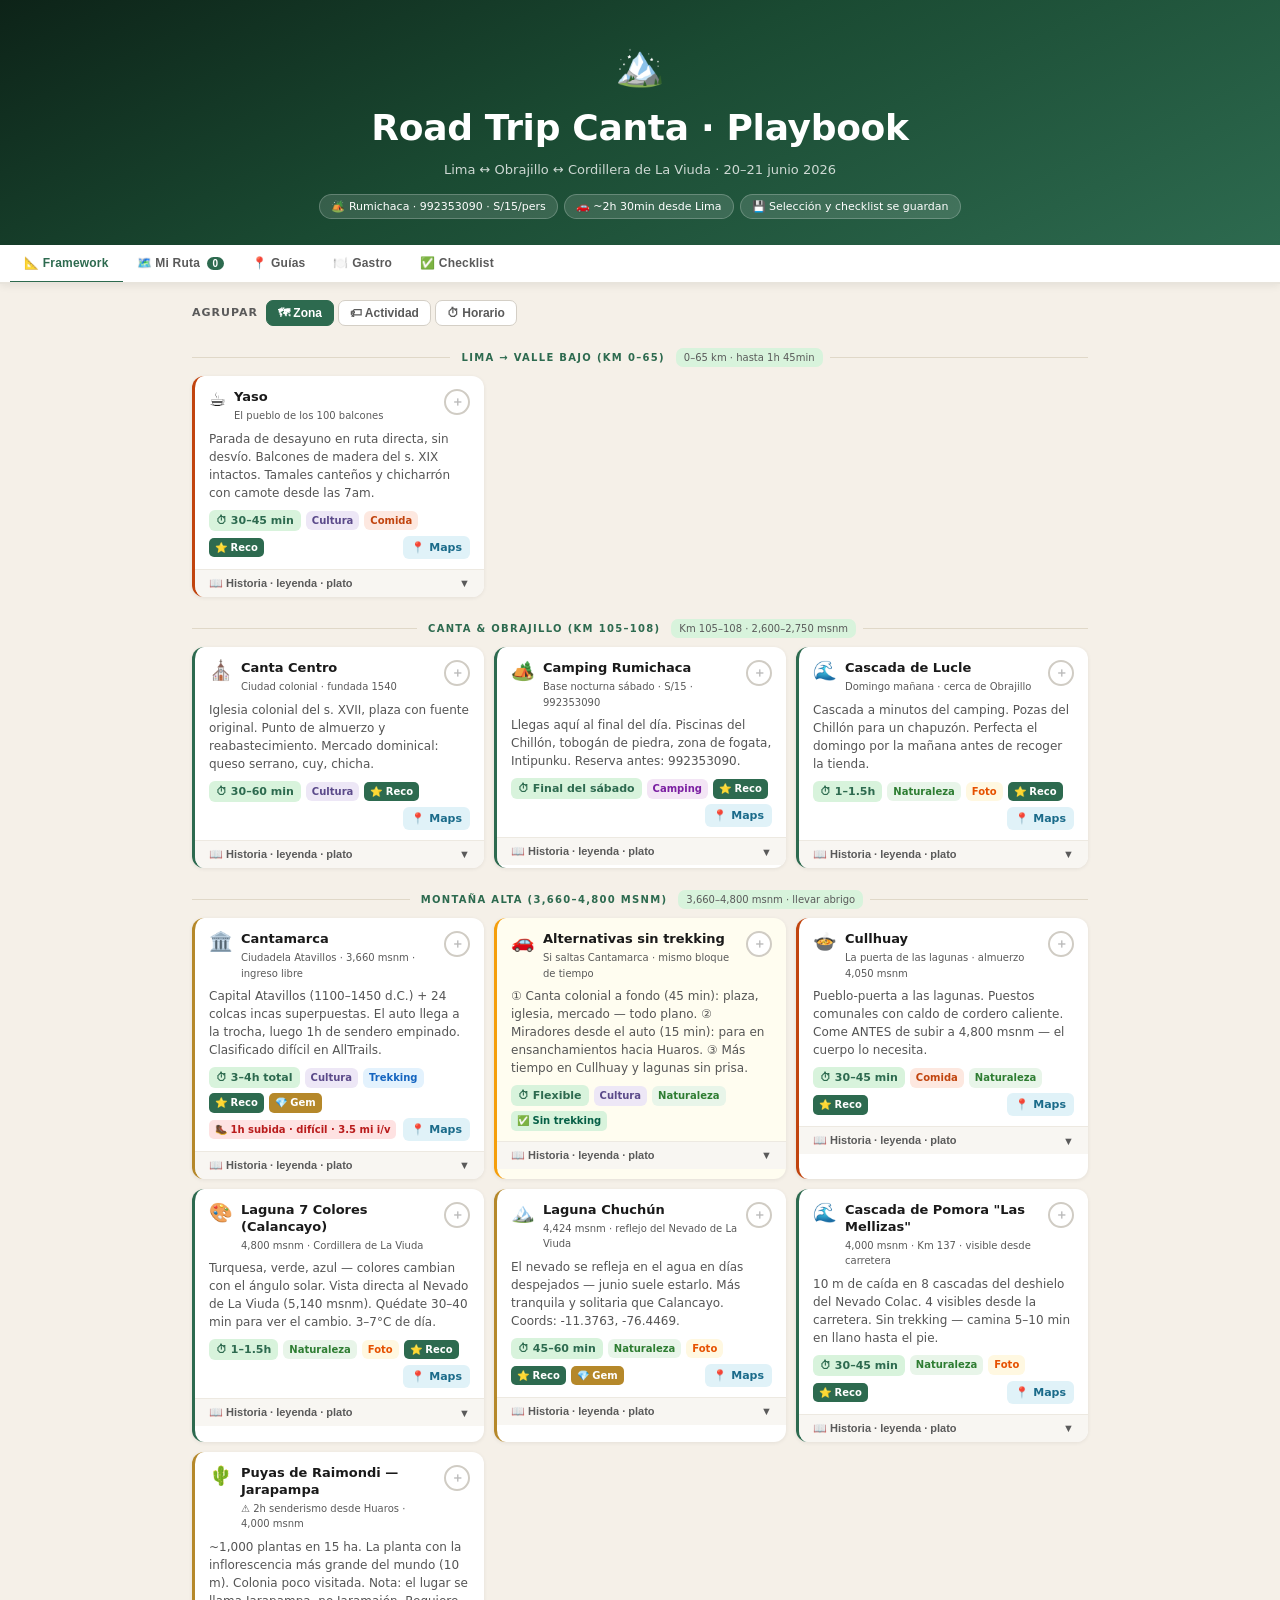
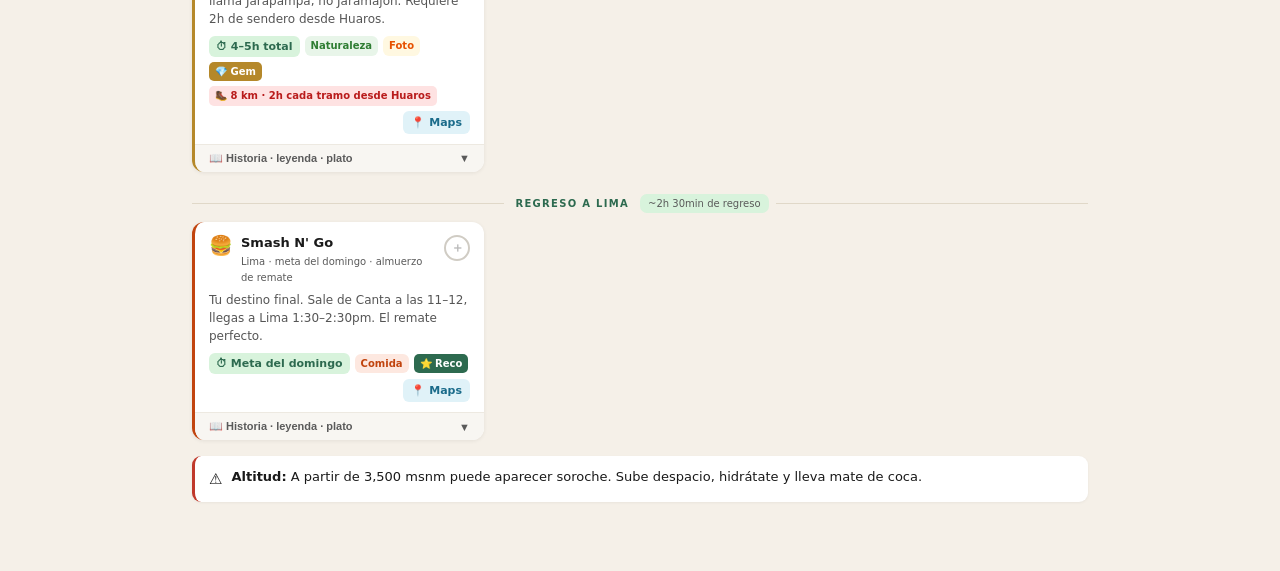
<file: index.html>
<!DOCTYPE html>
<html lang="es">
<head>
<meta charset="UTF-8">
<meta name="viewport" content="width=device-width, initial-scale=1.0">
<title>Road Trip Canta · Playbook 2026</title>
<link rel="stylesheet" href="css/styles.css">
</head>
<body>

<div class="hero">
  <div style="font-size:40px;margin-bottom:4px">🏔️</div>
  <h1>Road Trip Canta · Playbook</h1>
  <div class="sub">Lima ↔ Obrajillo ↔ Cordillera de La Viuda · 20–21 junio 2026</div>
  <div class="pills">
    <span class="pill">🏕️ Rumichaca · 992353090 · S/15/pers</span>
    <span class="pill">🚗 ~2h 30min desde Lima</span>
    <span class="pill">💾 Selección y checklist se guardan</span>
  </div>
</div>

<div class="tabs">
  <button class="tab" data-tab="framework" onclick="showTab('framework')">📐 Framework</button>
  <button class="tab" data-tab="ruta"      onclick="showTab('ruta')">🗺️ Mi Ruta <span class="tbadge" id="rbadge">0</span></button>
  <button class="tab" data-tab="cultura"   onclick="showTab('cultura')">📍 Guías</button>
  <button class="tab" data-tab="gastro"    onclick="showTab('gastro')">🍽️ Gastro</button>
  <button class="tab" data-tab="checklist" onclick="showTab('checklist')">✅ Checklist</button>
</div>

<!-- FRAMEWORK -->
<div id="pane-framework" class="pane">
  <div class="controls">
    <span class="ctrl-label">Agrupar</span>
    <div class="gbtns">
      <button class="gbtn" data-g="zona"    onclick="setGroup('zona',this)">🗺 Zona</button>
      <button class="gbtn" data-g="tipo"    onclick="setGroup('tipo',this)">🏷 Actividad</button>
      <button class="gbtn" data-g="horario" onclick="setGroup('horario',this)">⏱ Horario</button>
    </div>
    <div class="sep"></div>
    <button class="clear-btn" id="clrbtn" onclick="clearSel()">✕ Limpiar selección</button>
  </div>
  <div id="fw-content"></div>
</div>

<!-- MI RUTA -->
<div id="pane-ruta" class="pane">
  <div id="ruta-content"></div>
</div>

<!-- GUÍAS -->
<div id="pane-cultura" class="pane">
  <div class="tip g" style="margin-bottom:12px"><div class="ti">📖</div><div>Historia verificada con fuentes · leyendas locales · plato bandera de cada lugar.</div></div>
  <div id="cult-content"></div>
</div>

<!-- GASTRO -->
<div id="pane-gastro" class="pane">
  <div class="tip g" style="margin-bottom:12px"><div class="ti">💡</div><div><strong>Lleva efectivo.</strong> No hay cajeros después de Carabayllo. S/200–300 por persona mínimo.</div></div>

  <div class="stitle">En ruta · Valle Bajo</div>
  <div class="fg" style="margin-bottom:18px">
    <div class="fc v"><div class="fn">🫔 Tamales canteños · Yaso</div><div class="fd">Masa de maíz densa, relleno de pollo con ají panca. Diferente al limeño.</div><div class="fp">S/3–5 c/u</div></div>
    <div class="fc v"><div class="fn">🥩 Chicharrón con camote</div><div class="fd">Cerdo frito con camote andino dorado. Panaderías desde las 6am en Yaso.</div><div class="fp">S/8–12</div></div>
    <div class="fc v"><div class="fn">☕ Café de olla</div><div class="fd">Hervido con canela y clavo. Diferente al café de Lima.</div><div class="fp">S/2–3</div></div>
  </div>

  <div class="stitle">En altura · Cullhuay (4,050 msnm)</div>
  <div class="fg" style="margin-bottom:18px">
    <div class="fc"><div class="fn">🍲 Caldo de cordero</div><div class="fd">Papas nativas y hierbas andinas. Come antes de subir a 4,800 msnm.</div><div class="fp">S/10–15</div></div>
    <div class="fc"><div class="fn">🐟 Trucha frita a la altura</div><div class="fd">Misma trucha, con vista al nevado. La experiencia cambia el sabor.</div><div class="fp">S/15–20</div></div>
  </div>

  <div class="stitle">En Canta & Obrajillo</div>
  <div class="fg" style="margin-bottom:18px">
    <div class="fc"><div class="fn">🐟 Trucha frita del Chillón</div><div class="fd">Entera, ese mismo día, con papas doradas. Pide "al sartén" para piel crujiente.</div><div class="fp">S/20–25</div></div>
    <div class="fc"><div class="fn">🍋 Ceviche de trucha</div><div class="fd">Más delicado que el marino. Restaurantes frente al río.</div><div class="fp">S/18–22</div></div>
    <div class="fc"><div class="fn">🔥 Chicharrón de trucha</div><div class="fd">Trozos fritos con ajo y limón. La versión más rústica.</div><div class="fp">S/20–25</div></div>
    <div class="fc"><div class="fn">🐾 Cuy · Solo domingos</div><div class="fd">Mercado dominical de Canta. Sabor intenso, piel crujiente.</div><div class="fp">S/15–20</div></div>
    <div class="fc"><div class="fn">🥘 Pachamanca</div><div class="fd">Bajo tierra con piedras calientes. Bajo pedido — pregunta el día anterior.</div><div class="fp">S/25–35</div></div>
    <div class="fc"><div class="fn">☕ Mate de coca</div><div class="fd">Antes de subir a 3,500+ msnm. No es opcional.</div><div class="fp">S/2 o gratis</div></div>
    <div class="fc v"><div class="fn">🌽 Humitas · Domingo</div><div class="fd">Choclo fresco, dulce o salado. Puestos en Obrajillo desde las 8am del domingo.</div><div class="fp">S/3–5</div></div>
    <div class="fc v"><div class="fn">🫐 Chicha morada local</div><div class="fd">Menos azúcar, más especias que la de Lima.</div><div class="fp">S/3–5</div></div>
  </div>

  <div class="stitle">Remate · Lima · Domingo</div>
  <div class="fg">
    <div class="fc" style="border-top-color:#222"><div class="fn">🍔 Smash N' Go</div><div class="fd">Meta final. Sal de Canta a las 11–12, llegas 1:30–2:30pm.</div><div class="fp"><a href="https://maps.app.goo.gl/fxCkSBshexirmhSK7" target="_blank" style="color:var(--a)">📍 Maps</a></div></div>
  </div>
</div>

<!-- CHECKLIST -->
<div id="pane-checklist" class="pane">
  <div class="tip r" style="margin-bottom:12px"><div class="ti">🔴</div><div><strong>Crítico:</strong> Sin cajeros después de Carabayllo. <strong>S/200–300/persona efectivo.</strong> Señal muere después de Canta — Maps offline antes de salir.</div></div>

  <div class="cs"><div class="ct">🏕️ Camping</div><div class="cg">
    <label class="ci"><input type="checkbox" onchange="saveCL(this)"> Carpa (alquila S/35–45)</label>
    <label class="ci"><input type="checkbox" onchange="saveCL(this)"> Saco de dormir 0°C o menos</label>
    <label class="ci"><input type="checkbox" onchange="saveCL(this)"> Colchoneta / mat</label>
    <label class="ci"><input type="checkbox" onchange="saveCL(this)"> Linterna frontal + pilas</label>
    <label class="ci"><input type="checkbox" onchange="saveCL(this)"> Encendedor / fósforos</label>
    <label class="ci"><input type="checkbox" onchange="saveCL(this)"> Parrilla (alquila S/15–25)</label>
  </div></div>

  <div class="cs"><div class="ct">🧥 Ropa — 3 capas para 4,800 msnm</div><div class="cg">
    <label class="ci"><input type="checkbox" onchange="saveCL(this)"> Base térmica</label>
    <label class="ci"><input type="checkbox" onchange="saveCL(this)"> Polar / forro</label>
    <label class="ci"><input type="checkbox" onchange="saveCL(this)"> Cortaviento impermeable</label>
    <label class="ci"><input type="checkbox" onchange="saveCL(this)"> Gorro de lana</label>
    <label class="ci"><input type="checkbox" onchange="saveCL(this)"> Guantes</label>
    <label class="ci"><input type="checkbox" onchange="saveCL(this)"> Gafas de sol UV alta</label>
    <label class="ci"><input type="checkbox" onchange="saveCL(this)"> Protector solar SPF 50+</label>
    <label class="ci"><input type="checkbox" onchange="saveCL(this)"> Botas / trail</label>
  </div></div>

  <div class="cs"><div class="ct">🏥 Salud y Altitud</div><div class="cg">
    <label class="ci"><input type="checkbox" onchange="saveCL(this)"> Mate de coca / pastillas soroche</label>
    <label class="ci"><input type="checkbox" onchange="saveCL(this)"> Ibuprofeno / paracetamol</label>
    <label class="ci"><input type="checkbox" onchange="saveCL(this)"> Botiquín básico</label>
    <label class="ci"><input type="checkbox" onchange="saveCL(this)"> Agua: 2L+ por persona</label>
    <label class="ci"><input type="checkbox" onchange="saveCL(this)"> Snacks energéticos</label>
  </div></div>

  <div class="cs"><div class="ct">📋 Logística</div><div class="cg">
    <label class="ci"><input type="checkbox" onchange="saveCL(this)"> DNI / pasaporte</label>
    <label class="ci"><input type="checkbox" onchange="saveCL(this)"> Efectivo S/200–300+/persona</label>
    <label class="ci"><input type="checkbox" onchange="saveCL(this)"> Camping reservado: 992353090</label>
    <label class="ci"><input type="checkbox" onchange="saveCL(this)"> Powerbank cargado</label>
    <label class="ci"><input type="checkbox" onchange="saveCL(this)"> Maps offline: Canta + Huaros</label>
    <label class="ci"><input type="checkbox" onchange="saveCL(this)"> Playlist descargada</label>
  </div></div>

  <div class="cs"><div class="ct">🚗 Auto</div><div class="cg">
    <label class="ci"><input type="checkbox" onchange="saveCL(this)"> Tanque lleno desde Lima</label>
    <label class="ci"><input type="checkbox" onchange="saveCL(this)"> Agua para el radiador</label>
    <label class="ci"><input type="checkbox" onchange="saveCL(this)"> Llanta de repuesto + llave</label>
  </div></div>

  <div style="text-align:center;margin-top:20px;background:white;border-radius:12px;padding:16px;box-shadow:0 1px 4px rgba(0,0,0,.07)">
    <div style="font-size:24px;margin-bottom:4px">🏔️</div>
    <div style="font-weight:800;color:var(--v)">Buen viaje, Luan.</div>
    <div style="color:var(--g);font-size:12px;margin-top:3px">Camping · 992353090 · Sal 6am · Smash N' Go el domingo</div>
  </div>
</div>

<script src="js/data.js"></script>
<script src="js/state.js"></script>
<script src="js/cards.js"></script>
<script src="js/tabs.js"></script>
<script src="js/selection.js"></script>
<script src="js/framework.js"></script>
<script src="js/ruta.js"></script>
<script src="js/cultura.js"></script>
<script src="js/checklist.js"></script>
<script src="js/app.js"></script>
</body>
</html>
</file>
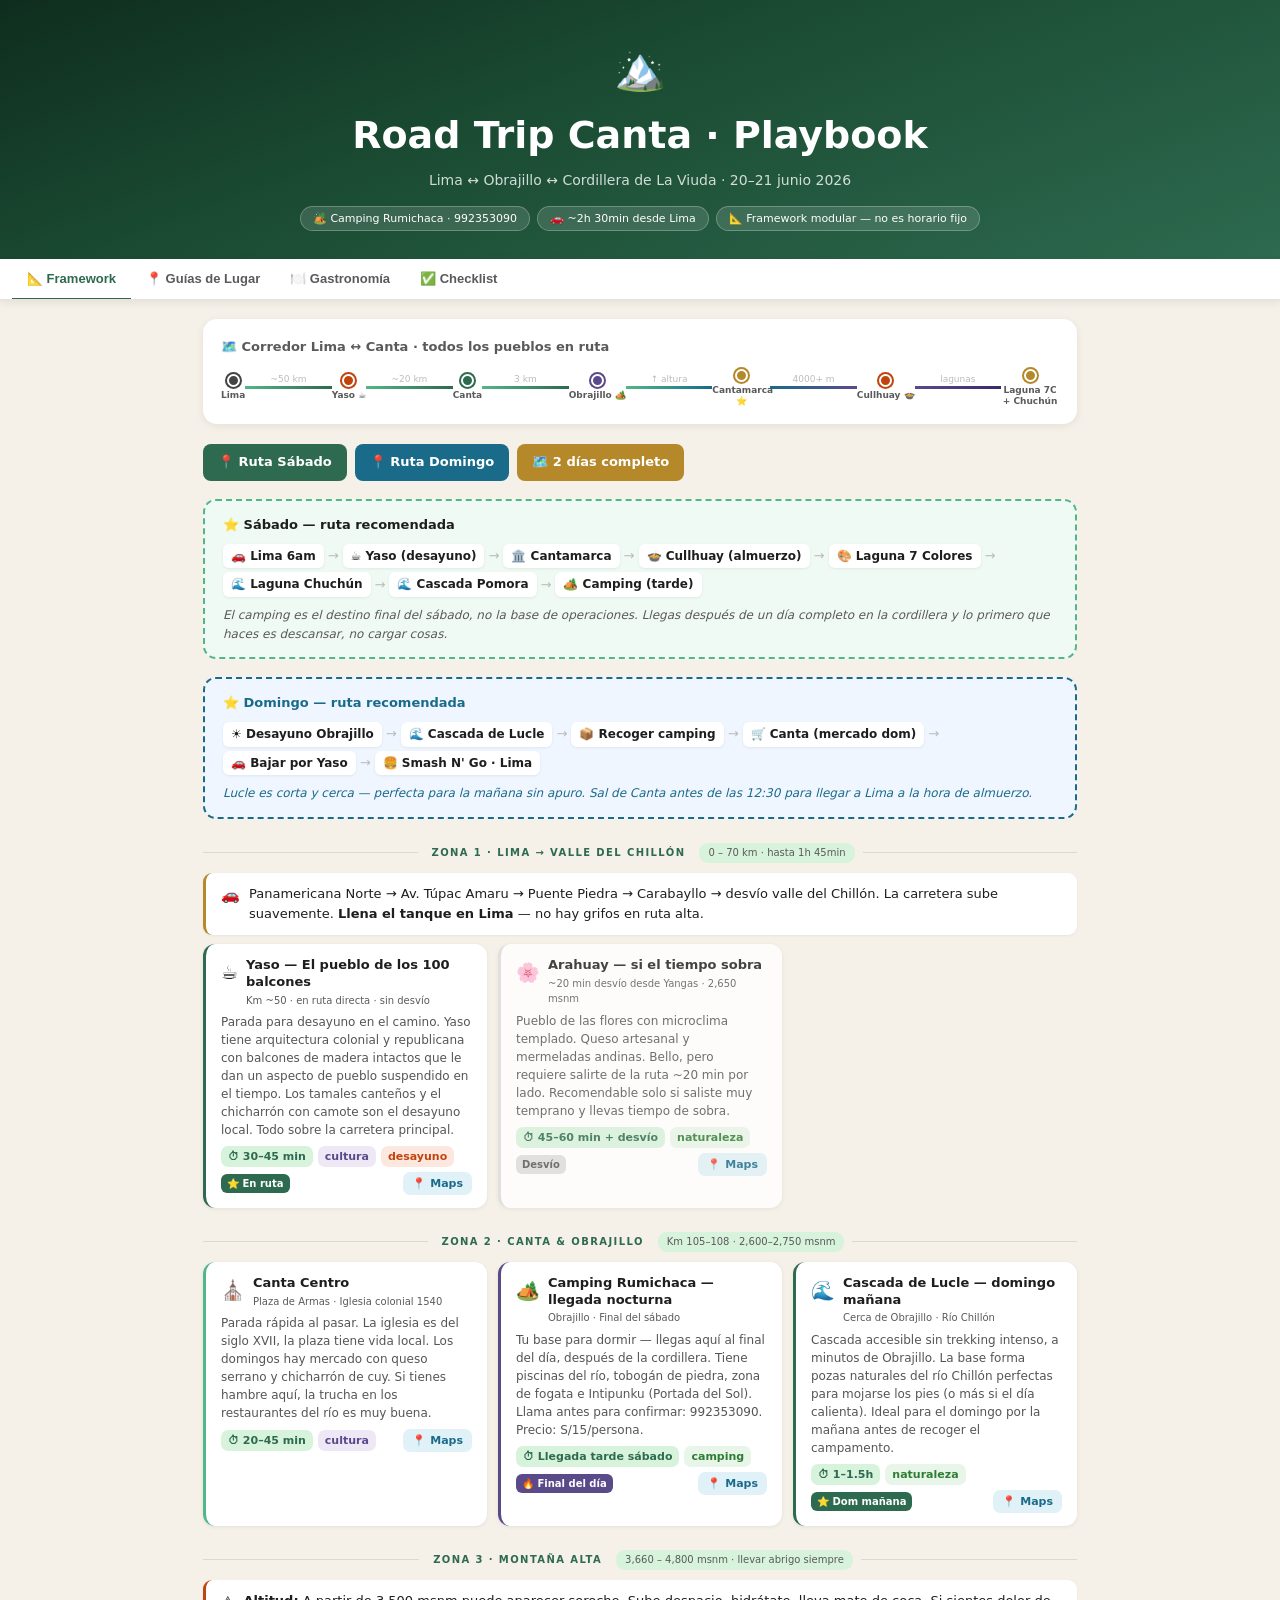
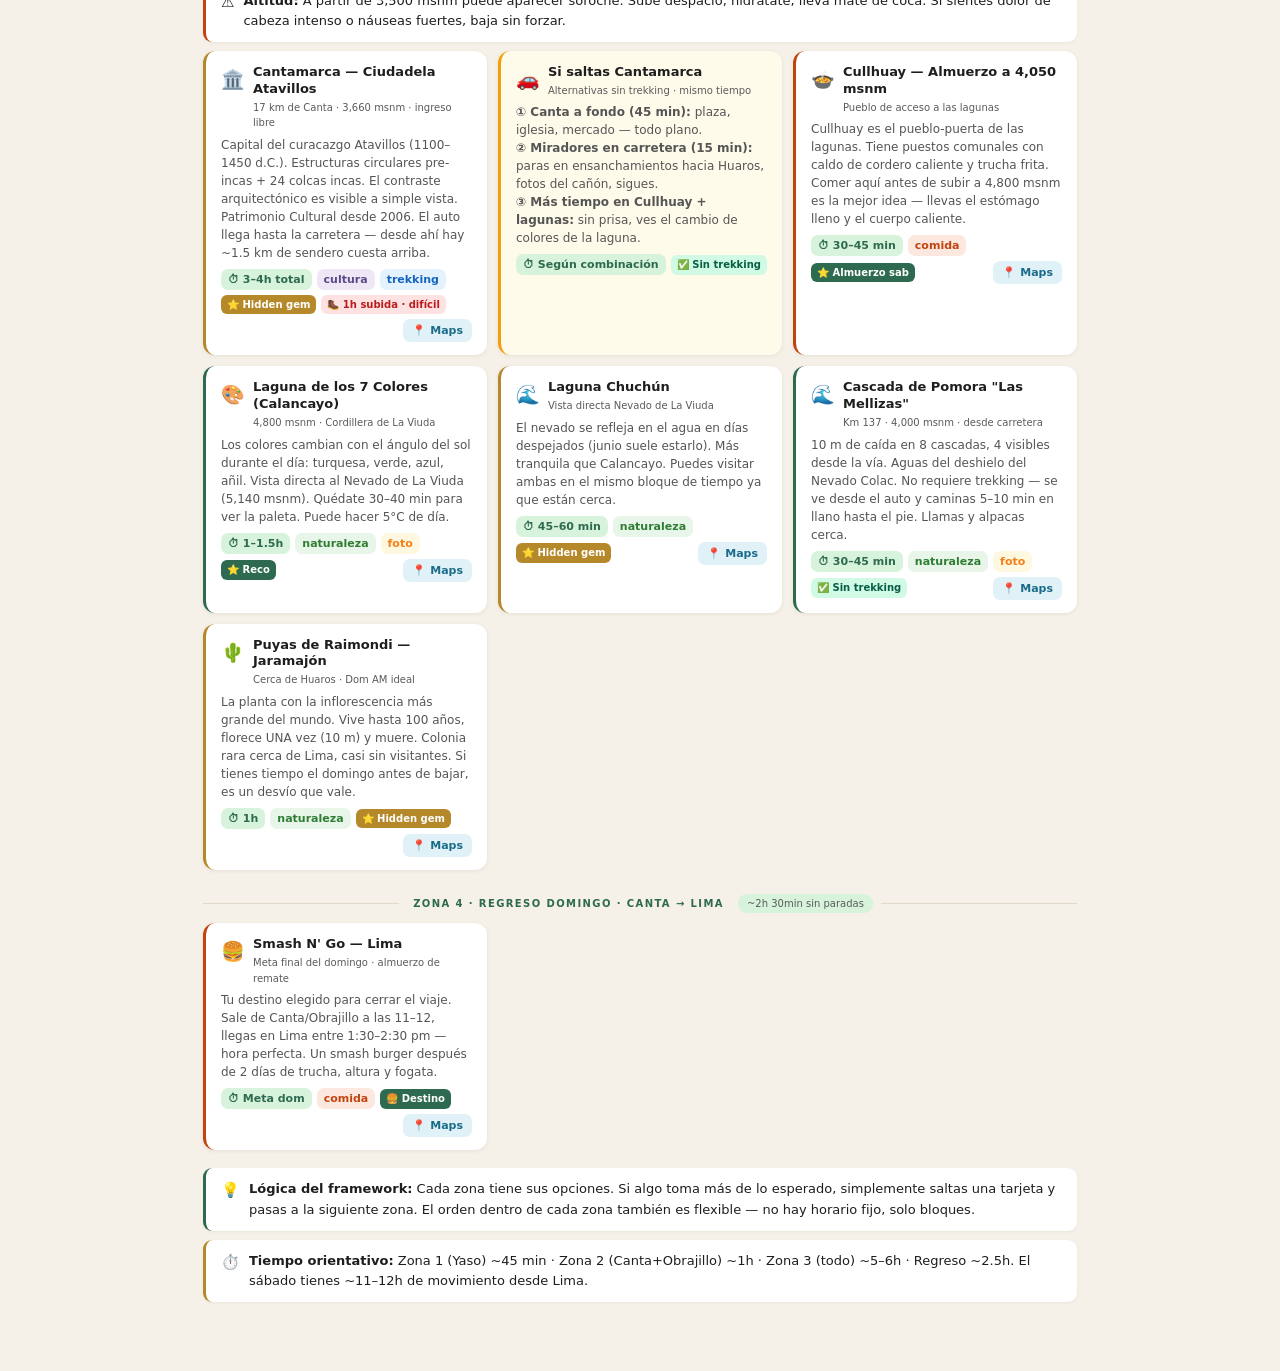
<file: road_trip_canta.html>
<!DOCTYPE html>
<html lang="es">
<head>
<meta charset="UTF-8">
<meta name="viewport" content="width=device-width, initial-scale=1.0">
<title>Road Trip Canta · Playbook 2026</title>
<style>
:root {
  --verde:  #2D6A4F; --verde2: #52B788; --verde3: #D8F3DC;
  --dorado: #B5882A; --dorado2:#FFF3CD;
  --piedra: #8B7355; --piedra2:#F5F0E8;
  --terra:  #C1440E; --terra2: #FDE8E0;
  --azul:   #1A6B8A; --azul2:  #E0F2F8;
  --morado: #5B4A8A; --fondo:  #F5F0E8; --gris: #5A5A5A;
}
*{box-sizing:border-box;margin:0;padding:0}
body{font-family:'Segoe UI',system-ui,sans-serif;background:var(--fondo);color:#1E1E1E;line-height:1.55}

.hero{background:linear-gradient(160deg,#0f2d1e,#1a4a32 40%,#2D6A4F);color:white;padding:36px 20px 28px;text-align:center}
.hero h1{font-size:clamp(20px,5vw,38px);font-weight:800;margin-bottom:5px}
.hero .sub{font-size:14px;opacity:.8;margin-bottom:14px}
.pills{display:flex;gap:7px;justify-content:center;flex-wrap:wrap}
.pill{background:rgba(255,255,255,.13);border:1px solid rgba(255,255,255,.25);border-radius:20px;padding:3px 12px;font-size:11px}

.tabs{display:flex;background:white;border-bottom:2px solid #e8e4dc;padding:0 12px;position:sticky;top:0;z-index:100;overflow-x:auto;scrollbar-width:none;box-shadow:0 2px 8px rgba(0,0,0,.07)}
.tabs::-webkit-scrollbar{display:none}
.tab{padding:12px 15px;font-size:13px;font-weight:600;color:var(--gris);border:none;background:none;cursor:pointer;border-bottom:3px solid transparent;margin-bottom:-2px;white-space:nowrap;transition:all .2s}
.tab:hover{color:var(--verde)}
.tab.active{color:var(--verde);border-bottom-color:var(--verde)}

.content{display:none;max-width:900px;margin:0 auto;padding:18px 13px 60px}
.content.active{display:block}

/* CORRIDOR */
.corridor{background:white;border-radius:14px;padding:18px;margin-bottom:20px;box-shadow:0 2px 8px rgba(0,0,0,.07);overflow-x:auto}
.corridor h3{font-size:13px;color:var(--gris);font-weight:600;margin-bottom:12px}
.cline{display:flex;align-items:center;min-width:680px}
.cstop{display:flex;flex-direction:column;align-items:center;gap:3px;flex-shrink:0}
.cdot{width:13px;height:13px;border-radius:50%;background:var(--verde);border:2px solid white;box-shadow:0 0 0 2px var(--verde)}
.cdot.lima{background:#444;box-shadow:0 0 0 2px #444}
.cdot.gem{background:var(--dorado);box-shadow:0 0 0 2px var(--dorado)}
.cdot.food{background:var(--terra);box-shadow:0 0 0 2px var(--terra)}
.cdot.camp{background:var(--morado);box-shadow:0 0 0 2px var(--morado)}
.clabel{font-size:9px;font-weight:700;color:var(--gris);text-align:center;max-width:58px;line-height:1.2}
.cseg{height:3px;background:linear-gradient(to right,var(--verde2),var(--verde));flex:1;min-width:28px;position:relative}
.cseg-lbl{position:absolute;top:-13px;left:50%;transform:translateX(-50%);font-size:9px;color:#bbb;white-space:nowrap}

/* ZONE */
.zone-hdr{display:flex;align-items:center;gap:8px;margin:24px 0 10px}
.zline{flex:1;height:1px;background:#e0d8c8}
.ztitle{font-size:10px;font-weight:800;letter-spacing:1.4px;text-transform:uppercase;color:var(--verde);white-space:nowrap;padding:0 6px}
.zdist{font-size:10px;color:var(--gris);white-space:nowrap;padding:2px 9px;background:var(--verde3);border-radius:9px}

/* ACTIVITY CARDS */
.grid{display:grid;grid-template-columns:repeat(auto-fill,minmax(255px,1fr));gap:11px;margin-bottom:4px}
.ac{background:white;border-radius:12px;padding:13px 15px;box-shadow:0 1px 4px rgba(0,0,0,.07);border-left:3px solid var(--verde2);transition:box-shadow .2s}
.ac:hover{box-shadow:0 3px 12px rgba(0,0,0,.12)}
.ac.reco{border-left-color:var(--verde)}
.ac.gem{border-left-color:var(--dorado)}
.ac.food{border-left-color:var(--terra)}
.ac.opt{border-left-color:#ddd;opacity:.82}
.ac.notrk{border-left-color:#f59e0b;background:#fffbeb}
.act{display:flex;align-items:flex-start;gap:8px;margin-bottom:5px}
.aci{font-size:19px;flex-shrink:0;margin-top:1px}
.acm{flex:1}
.acn{font-size:13px;font-weight:700;line-height:1.3}
.acs{font-size:10px;color:var(--gris);margin-top:2px}
.acd{font-size:12px;color:#555;line-height:1.5;margin-bottom:7px}
.acf{display:flex;align-items:center;gap:5px;flex-wrap:wrap}
.tt{font-size:11px;font-weight:700;color:var(--verde);background:var(--verde3);border-radius:7px;padding:2px 7px}
.ty{font-size:11px;font-weight:600;border-radius:7px;padding:2px 7px}
.ty.nat{background:#e8f5e9;color:#2e7d32}
.ty.cult{background:#ede7f6;color:#5b4a8a}
.ty.food{background:var(--terra2);color:var(--terra)}
.ty.foto{background:#fff8e1;color:#f57f17}
.ty.hike{background:#e3f2fd;color:#1565c0}
.badge{font-size:10px;font-weight:700;border-radius:6px;padding:2px 6px}
.badge.r{background:var(--verde);color:white}
.badge.g{background:var(--dorado);color:white}
.badge.t{background:#fee2e2;color:#b91c1c}
.badge.nt{background:#d1fae5;color:#065f46}
.badge.dom{background:#ede7f6;color:#5b4a8a}
.mbtn{margin-left:auto;font-size:11px;font-weight:600;color:var(--azul);text-decoration:none;background:var(--azul2);border-radius:7px;padding:3px 9px;white-space:nowrap}
.mbtn:hover{background:#c5e8f5}

/* PATH BOXES */
.pbox{border-radius:13px;padding:14px 18px;margin-bottom:18px;border:2px dashed}
.pbox.sat{background:#f0faf5;border-color:var(--verde2)}
.pbox.sun{background:#f0f6ff;border-color:var(--azul)}
.ptitle{font-size:13px;font-weight:800;margin-bottom:9px;display:flex;align-items:center;gap:7px}
.pstops{display:flex;align-items:center;gap:4px;flex-wrap:wrap}
.ps{font-size:12px;font-weight:600;background:white;border-radius:6px;padding:3px 8px;box-shadow:0 1px 3px rgba(0,0,0,.07)}
.pa{font-size:13px;color:#bbb}
.pnote{font-size:12px;color:var(--gris);margin-top:9px;font-style:italic}

/* TIPS */
.tip{display:flex;gap:9px;background:white;border-radius:9px;padding:11px 15px;margin-bottom:9px;box-shadow:0 1px 3px rgba(0,0,0,.05);border-left:3px solid var(--dorado);font-size:13px}
.tip.g{border-left-color:var(--verde)}
.tip.r{border-left-color:var(--terra)}
.ti{font-size:15px;flex-shrink:0}

/* ROUTE BTNS */
.rbtnrow{display:flex;gap:8px;flex-wrap:wrap;margin-bottom:18px}
.rbtn{display:inline-flex;align-items:center;gap:5px;padding:8px 15px;border-radius:8px;font-size:13px;font-weight:600;text-decoration:none;color:white}
.rbtn.g{background:var(--verde)}
.rbtn.b{background:var(--azul)}
.rbtn.d{background:var(--dorado)}
.rbtn:hover{opacity:.85}

/* CULTURA CARDS */
.lc{background:white;border-radius:14px;overflow:hidden;margin-bottom:14px;box-shadow:0 2px 8px rgba(0,0,0,.07)}
.lh{padding:13px 17px;display:flex;align-items:center;gap:11px;cursor:pointer;user-select:none}
.lhi{font-size:21px}
.lht{flex:1}
.lht h3{font-size:15px;font-weight:700;line-height:1.3}
.lht p{font-size:11px;color:var(--gris);margin-top:2px}
.lhv{font-size:15px;color:#ccc;transition:transform .3s}
.lc.open .lhv{transform:rotate(180deg)}
.lb{display:none;border-top:1px solid #f0ebe0;padding:13px 17px}
.lc.open .lb{display:block}

.lsec{border-radius:9px;overflow:hidden;margin:9px 0}
.lshd{padding:8px 13px;font-size:13px;font-weight:700;color:white}
.lsbody{background:#fafaf7;padding:11px 13px;font-size:13px;color:#444;line-height:1.6}
.lsbody p{margin-bottom:8px}
.lsbody p:last-child{margin-bottom:0}
.src{font-size:11px;color:#aaa;font-style:italic;margin-top:5px}

.atrac-grid{display:grid;grid-template-columns:repeat(auto-fill,minmax(200px,1fr));gap:8px;margin:9px 0}
.atrac{background:#f8f9fa;border-radius:8px;padding:10px 12px;font-size:12px}
.atrac strong{display:block;margin-bottom:3px;font-size:13px;color:var(--verde)}

.plato{display:flex;gap:10px;background:var(--terra2);border-radius:9px;padding:10px 13px;margin:9px 0;align-items:flex-start}
.plato-emoji{font-size:22px;flex-shrink:0}
.plato-txt strong{display:block;font-size:13px;font-weight:700;color:var(--terra);margin-bottom:3px}
.plato-txt span{font-size:12px;color:#555}

/* FOOD */
.food-grid{display:grid;grid-template-columns:repeat(auto-fill,minmax(220px,1fr));gap:11px}
.fcard{background:white;border-radius:12px;padding:13px;box-shadow:0 1px 4px rgba(0,0,0,.07);border-top:3px solid var(--terra)}
.fcard.verde{border-top-color:var(--verde)}
.fn{font-size:14px;font-weight:700;margin-bottom:4px}
.fd{font-size:12px;color:var(--gris);line-height:1.5}
.fp{font-size:12px;font-weight:700;color:var(--terra);margin-top:5px}

/* CHECKLIST */
.cs{margin-bottom:16px}
.ct{font-size:13px;font-weight:700;color:var(--verde);margin-bottom:7px}
.cg{display:grid;grid-template-columns:repeat(auto-fill,minmax(215px,1fr));gap:5px}
.ci{display:flex;align-items:flex-start;gap:8px;background:white;border-radius:7px;padding:8px 11px;font-size:13px;cursor:pointer;transition:background .15s;box-shadow:0 1px 3px rgba(0,0,0,.04)}
.ci:hover{background:var(--verde3)}
.ci input{margin-top:1px;accent-color:var(--verde);width:14px;height:14px;flex-shrink:0;cursor:pointer}
.ci.done{opacity:.42;text-decoration:line-through}

.sec-title{font-size:16px;font-weight:800;color:var(--verde);border-bottom:2px solid var(--verde3);padding-bottom:6px;margin:20px 0 12px}
</style>
</head>
<body>

<div class="hero">
  <div style="font-size:42px;margin-bottom:5px">🏔️</div>
  <h1>Road Trip Canta · Playbook</h1>
  <div class="sub">Lima ↔ Obrajillo ↔ Cordillera de La Viuda · 20–21 junio 2026</div>
  <div class="pills">
    <span class="pill">🏕️ Camping Rumichaca · 992353090</span>
    <span class="pill">🚗 ~2h 30min desde Lima</span>
    <span class="pill">📐 Framework modular — no es horario fijo</span>
  </div>
</div>

<div class="tabs">
  <button class="tab active" onclick="showTab('framework',this)">📐 Framework</button>
  <button class="tab" onclick="showTab('cultura',this)">📍 Guías de Lugar</button>
  <button class="tab" onclick="showTab('gastro',this)">🍽️ Gastronomía</button>
  <button class="tab" onclick="showTab('checklist',this)">✅ Checklist</button>
</div>

<!-- ══ FRAMEWORK ══ -->
<div id="tab-framework" class="content active">

  <div class="corridor">
    <h3>🗺️ Corredor Lima ↔ Canta · todos los pueblos en ruta</h3>
    <div class="cline">
      <div class="cstop"><div class="cdot lima"></div><div class="clabel">Lima</div></div>
      <div class="cseg"><span class="cseg-lbl">~50 km</span></div>
      <div class="cstop"><div class="cdot food"></div><div class="clabel">Yaso ☕</div></div>
      <div class="cseg"><span class="cseg-lbl">~20 km</span></div>
      <div class="cstop"><div class="cdot"></div><div class="clabel">Canta</div></div>
      <div class="cseg"><span class="cseg-lbl">3 km</span></div>
      <div class="cstop"><div class="cdot camp"></div><div class="clabel">Obrajillo 🏕️</div></div>
      <div class="cseg" style="background:linear-gradient(to right,#52B788,#1A6B8A)"><span class="cseg-lbl">↑ altura</span></div>
      <div class="cstop"><div class="cdot gem"></div><div class="clabel">Cantamarca ⭐</div></div>
      <div class="cseg" style="background:linear-gradient(to right,#1A6B8A,#5B4A8A)"><span class="cseg-lbl">4000+ m</span></div>
      <div class="cstop"><div class="cdot food"></div><div class="clabel">Cullhuay 🍲</div></div>
      <div class="cseg" style="background:linear-gradient(to right,#5B4A8A,#3a2a6a)"><span class="cseg-lbl">lagunas</span></div>
      <div class="cstop"><div class="cdot gem"></div><div class="clabel">Laguna 7C + Chuchún</div></div>
    </div>
  </div>

  <div class="rbtnrow">
    <a class="rbtn g" href="https://www.google.com/maps/dir/Lima+Peru/Yaso+Canta+Lima+Peru/Canta+Lima+Peru/Obrajillo+Canta+Lima+Peru/Cantamarca+Canta+Lima+Peru/Cullhuay+Huaros+Canta+Lima+Peru/Laguna+de+los+7+Colores+Canta+Lima/Obrajillo+Canta+Lima+Peru" target="_blank">📍 Ruta Sábado</a>
    <a class="rbtn b" href="https://www.google.com/maps/dir/Obrajillo+Canta+Lima+Peru/Cascada+de+Lucle+Obrajillo+Canta/Canta+Lima+Peru/Lima+Peru" target="_blank">📍 Ruta Domingo</a>
    <a class="rbtn d" href="https://www.google.com/maps/dir/Lima+Peru/Yaso+Canta+Lima/Obrajillo+Canta+Lima/Cullhuay+Huaros+Canta+Lima/Laguna+7+Colores+Canta+Lima/Laguna+Chuchun+Huaros+Canta/Cascada+Lucle+Obrajillo+Canta/Canta+Lima+Peru/Lima+Peru" target="_blank">🗺️ 2 días completo</a>
  </div>

  <!-- RUTAS RECOMENDADAS -->
  <div class="pbox sat">
    <div class="ptitle">⭐ Sábado — ruta recomendada</div>
    <div class="pstops">
      <span class="ps">🚗 Lima 6am</span><span class="pa">→</span>
      <span class="ps">☕ Yaso (desayuno)</span><span class="pa">→</span>
      <span class="ps">🏛️ Cantamarca</span><span class="pa">→</span>
      <span class="ps">🍲 Cullhuay (almuerzo)</span><span class="pa">→</span>
      <span class="ps">🎨 Laguna 7 Colores</span><span class="pa">→</span>
      <span class="ps">🌊 Laguna Chuchún</span><span class="pa">→</span>
      <span class="ps">🌊 Cascada Pomora</span><span class="pa">→</span>
      <span class="ps">🏕️ Camping (tarde)</span>
    </div>
    <div class="pnote">El camping es el destino final del sábado, no la base de operaciones. Llegas después de un día completo en la cordillera y lo primero que haces es descansar, no cargar cosas.</div>
  </div>

  <div class="pbox sun">
    <div class="ptitle" style="color:var(--azul)">⭐ Domingo — ruta recomendada</div>
    <div class="pstops">
      <span class="ps">☀️ Desayuno Obrajillo</span><span class="pa">→</span>
      <span class="ps">🌊 Cascada de Lucle</span><span class="pa">→</span>
      <span class="ps">📦 Recoger camping</span><span class="pa">→</span>
      <span class="ps">🛒 Canta (mercado dom)</span><span class="pa">→</span>
      <span class="ps">🚗 Bajar por Yaso</span><span class="pa">→</span>
      <span class="ps">🍔 Smash N' Go · Lima</span>
    </div>
    <div class="pnote" style="color:var(--azul)">Lucle es corta y cerca — perfecta para la mañana sin apuro. Sal de Canta antes de las 12:30 para llegar a Lima a la hora de almuerzo.</div>
  </div>

  <!-- ZONA 1 -->
  <div class="zone-hdr">
    <div class="zline"></div><div class="ztitle">Zona 1 · Lima → Valle del Chillón</div>
    <div class="zdist">0 – 70 km · hasta 1h 45min</div><div class="zline"></div>
  </div>

  <div class="tip">
    <div class="ti">🚗</div>
    <div>Panamericana Norte → Av. Túpac Amaru → Puente Piedra → Carabayllo → desvío valle del Chillón. La carretera sube suavemente. <strong>Llena el tanque en Lima</strong> — no hay grifos en ruta alta.</div>
  </div>

  <div class="grid">
    <div class="ac reco">
      <div class="act"><div class="aci">☕</div>
        <div class="acm"><div class="acn">Yaso — El pueblo de los 100 balcones</div>
        <div class="acs">Km ~50 · en ruta directa · sin desvío</div></div></div>
      <div class="acd">Parada para desayuno en el camino. Yaso tiene arquitectura colonial y republicana con balcones de madera intactos que le dan un aspecto de pueblo suspendido en el tiempo. Los tamales canteños y el chicharrón con camote son el desayuno local. Todo sobre la carretera principal.</div>
      <div class="acf">
        <span class="tt">⏱ 30–45 min</span>
        <span class="ty cult">cultura</span>
        <span class="ty food">desayuno</span>
        <span class="badge r">⭐ En ruta</span>
        <a class="mbtn" href="https://www.google.com/maps/search/Yaso+Canta+Lima+Peru" target="_blank">📍 Maps</a>
      </div>
    </div>

    <div class="ac opt">
      <div class="act"><div class="aci">🌸</div>
        <div class="acm"><div class="acn">Arahuay — si el tiempo sobra</div>
        <div class="acs">~20 min desvío desde Yangas · 2,650 msnm</div></div></div>
      <div class="acd">Pueblo de las flores con microclima templado. Queso artesanal y mermeladas andinas. Bello, pero requiere salirte de la ruta ~20 min por lado. Recomendable solo si saliste muy temprano y llevas tiempo de sobra.</div>
      <div class="acf">
        <span class="tt">⏱ 45–60 min + desvío</span>
        <span class="ty nat">naturaleza</span>
        <span class="badge" style="background:#ddd;color:#555">Desvío</span>
        <a class="mbtn" href="https://www.google.com/maps/place/Arahuay" target="_blank">📍 Maps</a>
      </div>
    </div>
  </div>

  <!-- ZONA 2 -->
  <div class="zone-hdr">
    <div class="zline"></div><div class="ztitle">Zona 2 · Canta & Obrajillo</div>
    <div class="zdist">Km 105–108 · 2,600–2,750 msnm</div><div class="zline"></div>
  </div>

  <div class="grid">
    <div class="ac">
      <div class="act"><div class="aci">⛪</div>
        <div class="acm"><div class="acn">Canta Centro</div>
        <div class="acs">Plaza de Armas · Iglesia colonial 1540</div></div></div>
      <div class="acd">Parada rápida al pasar. La iglesia es del siglo XVII, la plaza tiene vida local. Los domingos hay mercado con queso serrano y chicharrón de cuy. Si tienes hambre aquí, la trucha en los restaurantes del río es muy buena.</div>
      <div class="acf">
        <span class="tt">⏱ 20–45 min</span>
        <span class="ty cult">cultura</span>
        <a class="mbtn" href="https://www.google.com/maps/search/Plaza+de+Armas+Canta+Lima" target="_blank">📍 Maps</a>
      </div>
    </div>

    <div class="ac camp" style="border-left-color:var(--morado)">
      <div class="act"><div class="aci">🏕️</div>
        <div class="acm"><div class="acn">Camping Rumichaca — llegada nocturna</div>
        <div class="acs">Obrajillo · Final del sábado</div></div></div>
      <div class="acd">Tu base para dormir — llegas aquí al final del día, después de la cordillera. Tiene piscinas del río, tobogán de piedra, zona de fogata e Intipunku (Portada del Sol). Llama antes para confirmar: 992353090. Precio: S/15/persona.</div>
      <div class="acf">
        <span class="tt">⏱ Llegada tarde sábado</span>
        <span class="ty nat">camping</span>
        <span class="badge" style="background:var(--morado);color:white">🔥 Final del día</span>
        <a class="mbtn" href="https://maps.app.goo.gl/gEbiQmph5zZjWpby8" target="_blank">📍 Maps</a>
      </div>
    </div>

    <div class="ac reco">
      <div class="act"><div class="aci">🌊</div>
        <div class="acm"><div class="acn">Cascada de Lucle — domingo mañana</div>
        <div class="acs">Cerca de Obrajillo · Río Chillón</div></div></div>
      <div class="acd">Cascada accesible sin trekking intenso, a minutos de Obrajillo. La base forma pozas naturales del río Chillón perfectas para mojarse los pies (o más si el día calienta). Ideal para el domingo por la mañana antes de recoger el campamento.</div>
      <div class="acf">
        <span class="tt">⏱ 1–1.5h</span>
        <span class="ty nat">naturaleza</span>
        <span class="badge r">⭐ Dom mañana</span>
        <a class="mbtn" href="https://www.google.com/maps/search/Cascada+de+Lucle+Obrajillo+Canta" target="_blank">📍 Maps</a>
      </div>
    </div>
  </div>

  <!-- ZONA 3 -->
  <div class="zone-hdr">
    <div class="zline"></div><div class="ztitle">Zona 3 · Montaña Alta</div>
    <div class="zdist">3,660 – 4,800 msnm · llevar abrigo siempre</div><div class="zline"></div>
  </div>

  <div class="tip r">
    <div class="ti">⚠️</div>
    <div><strong>Altitud:</strong> A partir de 3,500 msnm puede aparecer soroche. Sube despacio, hidrátate, lleva mate de coca. Si sientes dolor de cabeza intenso o náuseas fuertes, baja sin forzar.</div>
  </div>

  <div class="grid">
    <div class="ac gem">
      <div class="act"><div class="aci">🏛️</div>
        <div class="acm"><div class="acn">Cantamarca — Ciudadela Atavillos</div>
        <div class="acs">17 km de Canta · 3,660 msnm · ingreso libre</div></div></div>
      <div class="acd">Capital del curacazgo Atavillos (1100–1450 d.C.). Estructuras circulares pre-incas + 24 colcas incas. El contraste arquitectónico es visible a simple vista. Patrimonio Cultural desde 2006. El auto llega hasta la carretera — desde ahí hay ~1.5 km de sendero cuesta arriba.</div>
      <div class="acf">
        <span class="tt">⏱ 3–4h total</span>
        <span class="ty cult">cultura</span>
        <span class="ty hike">trekking</span>
        <span class="badge g">⭐ Hidden gem</span>
        <span class="badge t">🥾 1h subida · difícil</span>
        <a class="mbtn" href="https://www.google.com/maps/search/Cantamarca+Canta+Lima" target="_blank">📍 Maps</a>
      </div>
    </div>

    <div class="ac notrk">
      <div class="act"><div class="aci">🚗</div>
        <div class="acm"><div class="acn">Si saltas Cantamarca</div>
        <div class="acs">Alternativas sin trekking · mismo tiempo</div></div></div>
      <div class="acd"><strong>① Canta a fondo (45 min):</strong> plaza, iglesia, mercado — todo plano.<br><strong>② Miradores en carretera (15 min):</strong> paras en ensanchamientos hacia Huaros, fotos del cañón, sigues.<br><strong>③ Más tiempo en Cullhuay + lagunas:</strong> sin prisa, ves el cambio de colores de la laguna.</div>
      <div class="acf">
        <span class="tt">⏱ Según combinación</span>
        <span class="badge nt">✅ Sin trekking</span>
      </div>
    </div>

    <div class="ac food">
      <div class="act"><div class="aci">🍲</div>
        <div class="acm"><div class="acn">Cullhuay — Almuerzo a 4,050 msnm</div>
        <div class="acs">Pueblo de acceso a las lagunas</div></div></div>
      <div class="acd">Cullhuay es el pueblo-puerta de las lagunas. Tiene puestos comunales con caldo de cordero caliente y trucha frita. Comer aquí antes de subir a 4,800 msnm es la mejor idea — llevas el estómago lleno y el cuerpo caliente.</div>
      <div class="acf">
        <span class="tt">⏱ 30–45 min</span>
        <span class="ty food">comida</span>
        <span class="badge r">⭐ Almuerzo sab</span>
        <a class="mbtn" href="https://www.google.com/maps/search/Cullhuay+Huaros+Canta+Lima" target="_blank">📍 Maps</a>
      </div>
    </div>

    <div class="ac reco">
      <div class="act"><div class="aci">🎨</div>
        <div class="acm"><div class="acn">Laguna de los 7 Colores (Calancayo)</div>
        <div class="acs">4,800 msnm · Cordillera de La Viuda</div></div></div>
      <div class="acd">Los colores cambian con el ángulo del sol durante el día: turquesa, verde, azul, añil. Vista directa al Nevado de La Viuda (5,140 msnm). Quédate 30–40 min para ver la paleta. Puede hacer 5°C de día.</div>
      <div class="acf">
        <span class="tt">⏱ 1–1.5h</span>
        <span class="ty nat">naturaleza</span>
        <span class="ty foto">foto</span>
        <span class="badge r">⭐ Reco</span>
        <a class="mbtn" href="https://maps.app.goo.gl/FxcDLgTwx9M4jnY3A" target="_blank">📍 Maps</a>
      </div>
    </div>

    <div class="ac gem">
      <div class="act"><div class="aci">🌊</div>
        <div class="acm"><div class="acn">Laguna Chuchún</div>
        <div class="acs">Vista directa Nevado de La Viuda</div></div></div>
      <div class="acd">El nevado se refleja en el agua en días despejados (junio suele estarlo). Más tranquila que Calancayo. Puedes visitar ambas en el mismo bloque de tiempo ya que están cerca.</div>
      <div class="acf">
        <span class="tt">⏱ 45–60 min</span>
        <span class="ty nat">naturaleza</span>
        <span class="badge g">⭐ Hidden gem</span>
        <a class="mbtn" href="https://www.google.com/maps/search/Laguna+Chuchun+Huaros+Canta" target="_blank">📍 Maps</a>
      </div>
    </div>

    <div class="ac reco">
      <div class="act"><div class="aci">🌊</div>
        <div class="acm"><div class="acn">Cascada de Pomora "Las Mellizas"</div>
        <div class="acs">Km 137 · 4,000 msnm · desde carretera</div></div></div>
      <div class="acd">10 m de caída en 8 cascadas, 4 visibles desde la vía. Aguas del deshielo del Nevado Colac. No requiere trekking — se ve desde el auto y caminas 5–10 min en llano hasta el pie. Llamas y alpacas cerca.</div>
      <div class="acf">
        <span class="tt">⏱ 30–45 min</span>
        <span class="ty nat">naturaleza</span>
        <span class="ty foto">foto</span>
        <span class="badge nt">✅ Sin trekking</span>
        <a class="mbtn" href="https://maps.app.goo.gl/CrJxQjmCYr1DyiCt7" target="_blank">📍 Maps</a>
      </div>
    </div>

    <div class="ac gem">
      <div class="act"><div class="aci">🌵</div>
        <div class="acm"><div class="acn">Puyas de Raimondi — Jaramajón</div>
        <div class="acs">Cerca de Huaros · Dom AM ideal</div></div></div>
      <div class="acd">La planta con la inflorescencia más grande del mundo. Vive hasta 100 años, florece UNA vez (10 m) y muere. Colonia rara cerca de Lima, casi sin visitantes. Si tienes tiempo el domingo antes de bajar, es un desvío que vale.</div>
      <div class="acf">
        <span class="tt">⏱ 1h</span>
        <span class="ty nat">naturaleza</span>
        <span class="badge g">⭐ Hidden gem</span>
        <a class="mbtn" href="https://www.google.com/maps/search/Puyas+Raimondi+Jaramajon+Huaros+Canta" target="_blank">📍 Maps</a>
      </div>
    </div>
  </div>

  <!-- ZONA 4 REGRESO -->
  <div class="zone-hdr">
    <div class="zline"></div><div class="ztitle">Zona 4 · Regreso Domingo · Canta → Lima</div>
    <div class="zdist">~2h 30min sin paradas</div><div class="zline"></div>
  </div>

  <div class="grid">
    <div class="ac food">
      <div class="act"><div class="aci">🍔</div>
        <div class="acm"><div class="acn">Smash N' Go — Lima</div>
        <div class="acs">Meta final del domingo · almuerzo de remate</div></div></div>
      <div class="acd">Tu destino elegido para cerrar el viaje. Sale de Canta/Obrajillo a las 11–12, llegas en Lima entre 1:30–2:30 pm — hora perfecta. Un smash burger después de 2 días de trucha, altura y fogata.</div>
      <div class="acf">
        <span class="tt">⏱ Meta dom</span>
        <span class="ty food">comida</span>
        <span class="badge r">🍔 Destino</span>
        <a class="mbtn" href="https://maps.app.goo.gl/fxCkSBshexirmhSK7" target="_blank">📍 Maps</a>
      </div>
    </div>
  </div>

  <div style="margin-top:18px">
    <div class="tip g"><div class="ti">💡</div><div><strong>Lógica del framework:</strong> Cada zona tiene sus opciones. Si algo toma más de lo esperado, simplemente saltas una tarjeta y pasas a la siguiente zona. El orden dentro de cada zona también es flexible — no hay horario fijo, solo bloques.</div></div>
    <div class="tip"><div class="ti">⏱️</div><div><strong>Tiempo orientativo:</strong> Zona 1 (Yaso) ~45 min · Zona 2 (Canta+Obrajillo) ~1h · Zona 3 (todo) ~5–6h · Regreso ~2.5h. El sábado tienes ~11–12h de movimiento desde Lima.</div></div>
  </div>
</div>

<!-- ══ GUÍAS DE LUGAR ══ -->
<div id="tab-cultura" class="content">

  <div class="tip g" style="margin-bottom:14px"><div class="ti">📖</div><div>Cada lugar tiene su guía completa: qué ver, historia verificada con fuentes, leyendas locales y plato bandera. Expande la que necesites.</div></div>

  <!-- YASO -->
  <div class="lc open" id="l-yaso">
    <div class="lh" onclick="toggleCard('l-yaso')">
      <div class="lhi">☕</div>
      <div class="lht">
        <h3>Yaso — "El Pueblo de los 100 Balcones" <span style="background:#FFF3CD;color:#B5882A;font-size:10px;padding:1px 7px;border-radius:6px;font-weight:700;margin-left:4px">EN RUTA</span></h3>
        <p>Km ~50 · Valle del Chillón · En la carretera directa Lima–Canta · <a href="https://www.google.com/maps/search/Yaso+Canta+Lima+Peru" target="_blank" onclick="event.stopPropagation()" style="color:var(--azul);font-weight:600">📍 Maps</a></p>
      </div>
      <div class="lhv">▼</div>
    </div>
    <div class="lb">
      <div class="plato">
        <div class="plato-emoji">🫔</div>
        <div class="plato-txt">
          <strong>Plato bandera: Tamales canteños + Chicharrón con camote</strong>
          <span>Los tamales de Canta son diferentes a los limeños: masa de maíz más densa, relleno de pollo o cerdo con ají panca. El chicharrón con camote dorado es el desayuno del camino. Pide todo en los puestos al borde de la carretera — S/8–12 el combo.</span>
        </div>
      </div>
      <div class="atrac-grid">
        <div class="atrac"><strong>🏛️ Arquitectura colonial</strong>Balcones de madera del s. XIX que sobresalen sobre la vía. La mayoría aún habitados, no son decoración turística.</div>
        <div class="atrac"><strong>📸 Foto stop</strong>Las fachadas blancas con ventanas de arco y balcones oscuros crean un contraste fotogénico. Mejor luz: mañana.</div>
        <div class="atrac"><strong>☕ Desayuno en ruta</strong>Parada ideal km 50. Hay varios puestos con tamales frescos, café de olla y fruta andina.</div>
      </div>
      <div class="lsec">
        <div class="lshd" style="background:var(--verde)">📚 Históricamente preciso</div>
        <div class="lsbody">
          <p>Yaso es una localidad del distrito de Canta, en el valle del río Chillón. La arquitectura de balcones volados que caracteriza al pueblo corresponde al estilo mestizo republicano del siglo XIX: técnica constructiva de madera (quishuar y aliso andino) que los constructores locales adaptaron del modelo colonial hispano de balcón corrido.</p>
          <p>El valle del Chillón fue uno de los ejes de comunicación entre Lima y la sierra desde tiempos prehispánicos. Los Atavillos y luego los Incas usaron este corredor para el intercambio de productos entre la costa y los Andes. La carretera moderna sigue la misma ruta de los antiguos caminos.</p>
          <p class="src">Fuente: Rostworowski, M. (1978). Señoríos indígenas de Lima y Canta. IEP, Lima.</p>
        </div>
      </div>
      <div class="lsec">
        <div class="lshd" style="background:var(--dorado)">🌙 Lo que se cuenta</div>
        <div class="lsbody">
          <p><strong>Los balcones que gritan:</strong> Dicen que en las noches de neblina se escuchan voces en los balcones vacíos — los espíritus de los arrieros que paraban aquí en el camino entre Lima y la sierra. No piden nada; solo comentan el precio de la coca y el estado del camino.</p>
        </div>
      </div>
    </div>
  </div>

  <!-- CANTA -->
  <div class="lc" id="l-canta">
    <div class="lh" onclick="toggleCard('l-canta')">
      <div class="lhi">⛪</div>
      <div class="lht">
        <h3>Canta — La Ciudad Colonial</h3>
        <p>2,639 msnm · Capital de provincia · Fundada 1540 · <a href="https://www.google.com/maps/search/Canta+Lima+Peru" target="_blank" onclick="event.stopPropagation()" style="color:var(--azul);font-weight:600">📍 Maps</a></p>
      </div>
      <div class="lhv">▼</div>
    </div>
    <div class="lb">
      <div class="plato">
        <div class="plato-emoji">🐟</div>
        <div class="plato-txt">
          <strong>Plato bandera: Trucha frita del río Chillón</strong>
          <span>La trucha del Chillón se pesca el mismo día. Entera, frita en sartén con papas doradas y ensalada de cebolla con ají. También como ceviche (más delicado) o chicharrón. Los mejores restaurantes están frente al río. S/20–25. El domingo el mercado también tiene pachamanca y chicharrón de cuy.</span>
        </div>
      </div>
      <div class="atrac-grid">
        <div class="atrac"><strong>⛪ Iglesia La Candelaria</strong>Iglesia colonial del s. XVII. Fachada de piedra con campanario. Aún en uso — si coincides con misa, la acústica es notable.</div>
        <div class="atrac"><strong>🏛️ Plaza de Armas</strong>La plaza tiene pileta colonial original. Lugar de vida local, no turístico. Rodeada de tiendas, restaurantes y la municipalidad.</div>
        <div class="atrac"><strong>🛒 Mercado (domingos)</strong>Solo domingos: queso serrano, chicharrón de cuy, chancaca, mermeladas, chicha morada casera. Mejor mercado de la zona.</div>
        <div class="atrac"><strong>🌊 Río Chillón</strong>Restaurantes al borde del río con mesas sobre el agua. La trucha viene directamente de las pozas que ves al fondo.</div>
      </div>
      <div class="lsec">
        <div class="lshd" style="background:var(--verde)">📚 Históricamente preciso</div>
        <div class="lsbody">
          <p>Canta fue fundada como reducción colonial española en <strong>1540</strong> bajo el nombre de "San Pedro de Canta". Antes de la conquista, el territorio era dominado por el señorío de los <strong>Atavillos</strong>, cuya capital era Cantamarca (17 km al norte).</p>
          <p>En 1570, el Virrey Francisco de Toledo aplicó la política de <em>reducciones</em>: los pueblos indígenas dispersos en altura fueron forzados a bajar y concentrarse en pueblos nuevos de trazado español. Canta fue uno de estos centros de concentración — su plaza rectangular y su iglesia central siguen el modelo urbanístico toledano exactamente.</p>
          <p>El <strong>curacazgo de Canta</strong> fue uno de los más documentados por el cronista Cristóbal de Albornoz durante las campañas de extirpación de idolatrías de la segunda mitad del s. XVI. Los Atavillos resistieron la evangelización más que otros grupos de la región.</p>
          <p class="src">Fuente: Espinoza Soriano, W. (1963). "La Guaranga y la Reducción de Huancayo". Revista del Museo Nacional, Lima · AGN, Visitas de Toledo 1570–75.</p>
        </div>
      </div>
      <div class="lsec">
        <div class="lshd" style="background:var(--terra)">🌙 Leyendas</div>
        <div class="lsbody">
          <p><strong>El cura que no murió:</strong> Cuentan que el primer cura de Canta era tan devoto que cuando murió su cuerpo no se descompuso. Lo enterraron tres veces en tres lugares distintos y cada vez aparecía de nuevo en el altar de la iglesia. Al cuarto intento ya no intentaron enterrarlo — simplemente lo dejaron donde quería estar.</p>
          <p><strong>El eco del Chillón:</strong> El río responde a quien le habla de noche. No como un eco normal — dicen que te devuelve lo que necesitas escuchar, no lo que dijiste. Los abuelos canteños lo usan para pedir consejo.</p>
        </div>
      </div>
    </div>
  </div>

  <!-- OBRAJILLO / RUMICHACA -->
  <div class="lc" id="l-obrajillo">
    <div class="lh" onclick="toggleCard('l-obrajillo')">
      <div class="lhi">🏕️</div>
      <div class="lht">
        <h3>Obrajillo & Camping Rumichaca</h3>
        <p>2,600 msnm · Río Chillón · Tu base nocturna · <a href="https://maps.app.goo.gl/gEbiQmph5zZjWpby8" target="_blank" onclick="event.stopPropagation()" style="color:var(--azul);font-weight:600">📍 Maps</a></p>
      </div>
      <div class="lhv">▼</div>
    </div>
    <div class="lb">
      <div class="plato">
        <div class="plato-emoji">🌽</div>
        <div class="plato-txt">
          <strong>Desayuno dominical: Humitas y queso fresco de Obrajillo</strong>
          <span>El domingo por la mañana los puestos de Obrajillo sacan humitas dulces y saladas (tamales de choclo fresco), queso serrano recién cortado y pan artesanal. Con café de olla es el desayuno antes de Lucle.</span>
        </div>
      </div>
      <div class="atrac-grid">
        <div class="atrac"><strong>🏕️ Camping Rumichaca</strong>S/15/persona. Carpas en césped junto al río. Fogata, baños, zona de parrilla. Llama antes: 992353090.</div>
        <div class="atrac"><strong>🌊 Piscinas naturales</strong>El río Chillón forma pozas naturales dentro del camping. En junio el agua está fría pero el sol de la tarde permite un chapuzón.</div>
        <div class="atrac"><strong>🗿 Intipunku</strong>"Portada del Sol" — formación rocosa natural en el cerro sobre el camping. Vista al valle al amanecer.</div>
        <div class="atrac"><strong>⭐ Cielo nocturno</strong>Sin contaminación lumínica a 2,600 msnm, el cielo de junio es espectacular. Lleva una manta.</div>
      </div>
      <div class="lsec">
        <div class="lshd" style="background:var(--verde)">📚 Históricamente preciso</div>
        <div class="lsbody">
          <p><strong>"Obrajillo"</strong> es diminutivo de <em>obraje</em>: los obrajes eran talleres textiles coloniales donde los indígenas eran obligados a trabajar en condiciones duras para producir paños y tejidos destinados al mercado colonial. El nombre del pueblo es un recordatorio cotidiano del sistema de trabajo forzado que operó aquí entre los siglos XVI y XVIII.</p>
          <p>El pueblo actual fue establecido formalmente el <strong>24 de junio de 1775</strong>, coincidiendo con San Juan Bautista, patrón de muchos pueblos coloniales andinos. La política de reducciones toledanas (1570) dispersó y concentró la población Atavillos de altura hacia este valle.</p>
          <p class="src">Fuente: Archivo General de la Nación (AGN), documentos coloniales siglos XVI–XVIII.</p>
        </div>
      </div>
      <div class="lsec">
        <div class="lshd" style="background:var(--morado)">🌙 Leyendas</div>
        <div class="lsbody">
          <p><strong>Duendes del camino:</strong> En noches sin luna se ven duendes de sombrero rojo en el cerro. No hacen daño, pero guían (o extravían) hacia tesoros que los Atavillos enterraron antes de la conquista. Si escuchas risas infantiles en el cerro de noche, mejor no investigues.</p>
          <p><strong>Las sirenas del Chillón:</strong> Las cascadas cercanas tienen "sirinus" andinas — no matan como las griegas, pero hacen que el hombre que llega solo olvide el camino de regreso. La cura es que alguien del grupo lo llame por su nombre tres veces.</p>
        </div>
      </div>
    </div>
  </div>

  <!-- CASCADA LUCLE -->
  <div class="lc" id="l-lucle">
    <div class="lh" onclick="toggleCard('l-lucle')">
      <div class="lhi">🌊</div>
      <div class="lht">
        <h3>Cascada de Lucle</h3>
        <p>Cerca de Obrajillo · Río Chillón · Domingo mañana · <a href="https://www.google.com/maps/search/Cascada+de+Lucle+Obrajillo+Canta" target="_blank" onclick="event.stopPropagation()" style="color:var(--azul);font-weight:600">📍 Maps</a></p>
      </div>
      <div class="lhv">▼</div>
    </div>
    <div class="lb">
      <div class="atrac-grid">
        <div class="atrac"><strong>🌊 La cascada</strong>Caída de agua limpia del río Lucle. La base forma pozas naturales de agua fría. En junio el sol de mañana calienta lo suficiente para mojarse.</div>
        <div class="atrac"><strong>🏊 Nadar / chapuzón</strong>La poza principal tiene fondo visible y es poco profunda. Agua muy fría (glaciar) pero perfecta para 15–20 min si tienes valor.</div>
        <div class="atrac"><strong>🚗 Acceso</strong>A minutos de Obrajillo en auto. Camino corto y plano desde donde estacionas. Sin trekking significativo.</div>
        <div class="atrac"><strong>🌅 Domingo AM</strong>A esta hora suele estar vacía. La luz del sol pega directa en la cascada entre las 9–11 am — ideal para fotos.</div>
      </div>
      <div class="lsec">
        <div class="lshd" style="background:var(--azul)">📚 En contexto</div>
        <div class="lsbody">
          <p>La cascada de Lucle es parte del sistema hidrográfico del río Chillón, que nace en la Cordillera de La Viuda y desciende hacia el Pacífico. El Chillón alimenta el valle agrícola que has visto durante todo el viaje de subida.</p>
          <p>Las comunidades de Obrajillo y Canta han usado históricamente las pozas y caídas de agua del Chillón tanto para riego como para la crianza de trucha. El sistema de acequias prehispánicas sigue siendo visible en partes del valle.</p>
        </div>
      </div>
      <div class="lsec">
        <div class="lshd" style="background:var(--piedra)">🌙 Lo que se dice</div>
        <div class="lsbody">
          <p><strong>El agua que sana el viaje:</strong> Los locales dicen que bañarse en Lucle el último día de un viaje "lava" el cansancio y los malos pensamientos que acumulaste en la carretera. No sé si el agua glaciar cura el alma, pero el choque térmico definitivamente despierta.</p>
        </div>
      </div>
    </div>
  </div>

  <!-- CANTAMARCA -->
  <div class="lc" id="l-cantamarca">
    <div class="lh" onclick="toggleCard('l-cantamarca')">
      <div class="lhi">🏛️</div>
      <div class="lht">
        <h3>Cantamarca — Ciudadela Atavillos <span style="background:#FFF3CD;color:#B5882A;font-size:10px;padding:1px 7px;border-radius:6px;font-weight:700;margin-left:4px">HIDDEN GEM</span></h3>
        <p>3,660 msnm · 17 km de Canta · Ingreso libre · 🥾 1h subida · difícil · 3–4h total · <a href="https://www.google.com/maps/search/Cantamarca+Canta+Lima" target="_blank" onclick="event.stopPropagation()" style="color:var(--azul);font-weight:600">📍 Maps</a></p>
      </div>
      <div class="lhv">▼</div>
    </div>
    <div class="lb">
      <div class="atrac-grid">
        <div class="atrac"><strong>🏛️ Estructuras Atavillos</strong>Construcciones circulares y rectangulares con columnas centrales. Estilo inconfundible — no lo verás en otro sitio cerca de Lima.</div>
        <div class="atrac"><strong>🏺 Colcas incas</strong>24 almacenes de arquitectura inca añadidos tras la conquista del Tawantinsuyu ~1450. Puedes ver exactamente dónde termina la ciudad Atavillos y dónde empiezan las adiciones incas.</div>
        <div class="atrac"><strong>🌄 Vista panorámica</strong>Desde la cima se ve todo el valle del Chillón y los nevados del norte. La luz de mañana es mejor para fotografía.</div>
        <div class="atrac"><strong>👤 Sin turistas</strong>Patrimonio Cultural declarado en 2006, pero muy pocos lo visitan. Es probable que estés solo o casi solo.</div>
      </div>
      <div class="lsec">
        <div class="lshd" style="background:var(--morado)">📚 Históricamente preciso</div>
        <div class="lsbody">
          <p>Cantamarca fue la capital del <strong>curacazgo de Canta</strong> durante el Período Intermedio Tardío (~1100–1450 d.C.). Los <strong>Atavillos</strong> eran un pueblo serrano que construía sus asentamientos en cimas escarpadas como estrategia defensiva — técnica conocida como <em>llaqta</em> de altura.</p>
          <p>Hacia <strong>1450–1470 d.C.</strong>, los Incas bajo Túpac Yupanqui incorporaron el territorio al Tawantinsuyu. La integración fue negociada más que militar: los curacas Atavillos mantuvieron sus posiciones a cambio de obediencia y tributo. Los Incas añadieron las 24 colcas (qollqa) sobre la ciudad existente — diferencia arquitectónica visible a simple vista: las colcas incas son rectangulares y están alineadas en calle central, mientras que las estructuras Atavillos son circulares y sin alineación clara.</p>
          <p>El sitio fue abandonado ca. <strong>1550</strong>, cuando los españoles aplicaron las reducciones toledanas y forzaron a la población a bajar al valle. Declarado Patrimonio Cultural de la Nación por Resolución INC N° 051-2006.</p>
          <p class="src">Fuente: INC Resolución 051-2006 · Rostworowski, M. (1978). Señoríos indígenas de Lima y Canta. IEP · Espinoza Soriano, W. (1963).</p>
        </div>
      </div>
      <div class="lsec">
        <div class="lshd" style="background:var(--terra)">🌙 Leyendas</div>
        <div class="lsbody">
          <p><strong>El mapa en las colcas:</strong> El patrón de disposición de las 24 colcas no es al azar — es un mapa hacia la cámara del tesoro Atavillos enterrado antes de la llegada inca. Decenas de huaqueros han intentado descifrar el patrón. Nadie reporta haberlo encontrado.</p>
          <p><strong>El observatorio:</strong> Algunos guías locales afirman que Cantamarca era un observatorio astronómico inca de precisión extrema. Hay alineaciones solares reales en el sitio (confirmadas), pero si fueron diseñadas con intención astronómica o son coincidencia arquitectónica sigue siendo debatido por los arqueólogos.</p>
          <p><strong>El último curaca:</strong> El último curaca de los Atavillos, antes de bajar al valle, enterró una vasija con semillas sagradas en algún punto de la ciudadela. "Para que el pueblo pueda volver a sembrar cuando regrese." Nadie ha vuelto a sembrar allí.</p>
        </div>
      </div>
    </div>
  </div>

  <!-- CULLHUAY -->
  <div class="lc" id="l-cullhuay">
    <div class="lh" onclick="toggleCard('l-cullhuay')">
      <div class="lhi">🍲</div>
      <div class="lht">
        <h3>Cullhuay — La Puerta de las Lagunas</h3>
        <p>4,050 msnm · Distrito de Huaros · Acceso a Laguna 7 Colores y Chuchún · <a href="https://www.google.com/maps/search/Cullhuay+Huaros+Canta+Lima" target="_blank" onclick="event.stopPropagation()" style="color:var(--azul);font-weight:600">📍 Maps</a></p>
      </div>
      <div class="lhv">▼</div>
    </div>
    <div class="lb">
      <div class="plato">
        <div class="plato-emoji">🍲</div>
        <div class="plato-txt">
          <strong>Plato bandera: Caldo de cordero + Trucha frita a 4,000 msnm</strong>
          <span>Los puestos comunales de Cullhuay sirven caldo de cordero caliente (con papas nativas y hierbas andinas) y trucha frita. A 4,050 msnm el cuerpo lo necesita. Es el almuerzo perfecto antes de subir a las lagunas. S/12–18.</span>
        </div>
      </div>
      <div class="atrac-grid">
        <div class="atrac"><strong>🌊 Punto de acceso</strong>Desde Cullhuay parten los caminos a Laguna Calancayo (7 Colores) y Laguna Chuchún. El auto llega hasta cerca.</div>
        <div class="atrac"><strong>🏘️ Comunidad viva</strong>Pueblo pequeño pero activo: pastoreo de alpacas y llamas, pequeña ganadería. Puedes ver el estilo de vida altoandino sin afectarlo.</div>
        <div class="atrac"><strong>🦙 Fauna</strong>Llamas y alpacas pastando cerca del camino. Vicuñas en las zonas más altas. Patos silvestres en las lagunas.</div>
      </div>
      <div class="lsec">
        <div class="lshd" style="background:var(--azul)">📚 Históricamente preciso</div>
        <div class="lsbody">
          <p>Cullhuay es parte del distrito de Huaros, provincia de Canta. La zona de la Cordillera de La Viuda fue territorio de los <strong>Atavillos de altura</strong> — una rama del mismo señorío que habitaba Cantamarca, pero adaptada a la vida por encima de los 4,000 msnm.</p>
          <p>Las comunidades altoandinas de esta zona han mantenido ininterrumpidamente la crianza de camélidos (llamas y alpacas) desde antes de la conquista inca. El sistema de pastoreo rotativo que se ve hoy es heredero directo de las prácticas pre-colombinas de manejo del territorio de puna.</p>
          <p>La Cordillera de La Viuda sirve como divisoria de aguas: hacia el oeste drenan ríos hacia el Pacífico (Chillón); hacia el este hacia el Atlántico. Estás literalmente en el techo de la cuenca Lima.</p>
          <p class="src">Fuente: INEI (2017). Censos nacionales · Municipalidad de Huaros, provincia de Canta.</p>
        </div>
      </div>
      <div class="lsec">
        <div class="lshd" style="background:var(--piedra)">🌙 Lo que se dice</div>
        <div class="lsbody">
          <p><strong>Pago a la Pachamama:</strong> Antes de subir a las lagunas, algunos guías locales deraman chicha en la tierra — el <em>pago</em> o <em>despacho</em> a la Pachamama para pedir permiso y protección. No es actuación para turistas: es práctica real y cotidiana en estas comunidades.</p>
          <p><strong>La llama blanca del nevado:</strong> Cuentan que en las noches de luna llena una llama completamente blanca baja del nevado y bebe en las lagunas. Verla trae suerte en el ganado. Molestarla o seguirla, la peor de las suertes.</p>
        </div>
      </div>
    </div>
  </div>

  <!-- LAGUNA 7 COLORES -->
  <div class="lc" id="l-laguna">
    <div class="lh" onclick="toggleCard('l-laguna')">
      <div class="lhi">🎨</div>
      <div class="lht">
        <h3>Laguna de los 7 Colores (Calancayo) + Laguna Chuchún</h3>
        <p>4,800 msnm · Cordillera de La Viuda · <a href="https://maps.app.goo.gl/FxcDLgTwx9M4jnY3A" target="_blank" onclick="event.stopPropagation()" style="color:var(--azul);font-weight:600">📍 Maps Calancayo</a></p>
      </div>
      <div class="lhv">▼</div>
    </div>
    <div class="lb">
      <div class="atrac-grid">
        <div class="atrac"><strong>🎨 7 colores</strong>Turquesa, verde, azul, añil, gris, blanco, negro. Los colores cambian con el ángulo del sol. Quédate 30–40 min para ver la diferencia.</div>
        <div class="atrac"><strong>🏔️ Nevado La Viuda</strong>5,140 msnm, visible desde ambas lagunas. En Chuchún el nevado se refleja en el agua cuando hay calma.</div>
        <div class="atrac"><strong>🌡️ Temperatura</strong>Puede hacer 3–7°C incluso al mediodía en junio. El viento baja la sensación. Lleva todo el abrigo que tienes.</div>
        <div class="atrac"><strong>🦆 Fauna lacustre</strong>Patos andinos, chorlos, y ocasionalmente huallatas (gansos andinos). El borde de las lagunas tiene vegetación de totora.</div>
      </div>
      <div class="lsec">
        <div class="lshd" style="background:var(--azul)">📚 Históricamente preciso</div>
        <div class="lsbody">
          <p>Los colores de la laguna Calancayo son producto de la combinación de <strong>minerales en suspensión</strong> (principalmente óxidos de hierro y cobre), <strong>algas microscópicas</strong> (cianobacterias y algas verdes) y el <strong>ángulo de la luz solar</strong> sobre el agua. No hay magia — es óptica, química y biología lacustre.</p>
          <p>El Nevado de La Viuda (5,140 msnm) actúa como el principal <strong>reservorio hídrico</strong> de la cuenca alta del Chillón. Su deshielo alimenta las lagunas, los ríos y el sistema de riego que llega hasta Lima. La reducción del glaciar por el cambio climático es un problema documentado y activo.</p>
          <p>El mito de Wakón y La Viuda fue recopilado y documentado en <strong>1925</strong> por el arqueólogo Pedro Villar Córdova — uno de los mitos andinos más importantes del departamento de Lima.</p>
          <p class="src">Fuente: Villar Córdova, P. (1925). Arqueología del departamento de Lima. Lima · SENAMHI, Boletín hidrológico de la cuenca del Chillón.</p>
        </div>
      </div>
      <div class="lsec">
        <div class="lshd" style="background:var(--morado)">🌙 El mito de La Viuda</div>
        <div class="lsbody">
          <p>El dios monstruoso <strong>Wakón</strong> persiguió a Pachamama, la devoró y cayó en el lago. Pero no pudo digerirla — su cuerpo emergió en la cima del nevado, donde Pachamama quedó abandonada en el frío eterno. Por eso el nevado se llama "La Viuda": es el cuerpo de Pachamama olvidado en la cumbre.</p>
          <p>Sus hijos gemelos, <strong>Los Willcas</strong>, quedaron huérfanos en el valle. Son los ancestros de los pueblos Atavillos. Cuando la laguna cambia de color de repente en un día sin nubes, los comuneros dicen que es Pachamama que respira.</p>
          <p><strong>Pago antes de subir:</strong> Tradición viva. Derramas chicha, hojas de coca o flores en la orilla antes de entrar al espejo de agua. "Para que te deje mirar."</p>
        </div>
      </div>
    </div>
  </div>

  <!-- POMORA -->
  <div class="lc" id="l-pomora">
    <div class="lh" onclick="toggleCard('l-pomora')">
      <div class="lhi">🌊</div>
      <div class="lht">
        <h3>Cascada de Pomora "Las Mellizas"</h3>
        <p>4,000 msnm · Km 137 carretera Cerro de Pasco · Sin trekking · <a href="https://maps.app.goo.gl/CrJxQjmCYr1DyiCt7" target="_blank" onclick="event.stopPropagation()" style="color:var(--azul);font-weight:600">📍 Maps</a></p>
      </div>
      <div class="lhv">▼</div>
    </div>
    <div class="lb">
      <div class="atrac-grid">
        <div class="atrac"><strong>🌊 Las 8 cascadas</strong>10 m de caída total en 8 cascadas escalonadas. Las 4 superiores se ven desde la carretera; las 4 inferiores con un paseo de 5–10 min en llano.</div>
        <div class="atrac"><strong>🦙 Fauna</strong>Llamas y alpacas pastando alrededor. Ocasionalmente vicuñas. Si te quedas quieto y callado, se acercan.</div>
        <div class="atrac"><strong>❄️ Origen glaciar</strong>El agua viene del deshielo del Nevado Colac. Cristalina, fría y con un sonido constante. Buen lugar para descansar antes o después de las lagunas.</div>
        <div class="atrac"><strong>🚗 Acceso</strong>Visible desde la carretera principal. No requiere trekking — estacionas en ensanchamiento y caminas 5–10 min en terreno plano.</div>
      </div>
      <div class="lsec">
        <div class="lshd" style="background:var(--verde2)">📚 Históricamente preciso</div>
        <div class="lsbody">
          <p>La cascada de Pomora forma parte del sistema hídrico del nevado Colac, afluente de la Cordillera de La Viuda. Sus aguas desembocan en el río Chillón. Altitud: 4,000 msnm, distrito de Huaros, provincia de Canta.</p>
          <p>El nombre "Las Mellizas" viene de la forma doble que presenta cuando el caudal es alto (época de lluvias, noviembre–abril). En junio el caudal es menor pero el agua está más clara.</p>
          <p class="src">Fuente: Agencia Andina (2014) · MINCETUR Ficha N° 1851.</p>
        </div>
      </div>
      <div class="lsec">
        <div class="lshd" style="background:var(--dorado)">🌙 Leyendas</div>
        <div class="lsbody">
          <p><strong>Las mellizas que garantizan gemelos:</strong> Quien recibe la bendición del agua de Las Mellizas tiene garantizado concebir mellizos. Mujeres de las comunidades del valle hacen peregrinaciones con este propósito, especialmente en agosto. No hay propiedad genética especial en el agua glaciar, pero la tradición está muy viva.</p>
        </div>
      </div>
    </div>
  </div>

</div>

<!-- ══ GASTRONOMÍA ══ -->
<div id="tab-gastro" class="content">
  <div class="tip g" style="margin-bottom:14px"><div class="ti">💡</div><div><strong>Lleva efectivo.</strong> No hay cajeros después de Carabayllo. S/200–300/persona mínimo. Los restaurantes junto al río en Canta y Obrajillo son los mejores.</div></div>

  <div class="sec-title">En ruta · Valle Bajo del Chillón</div>
  <div class="food-grid">
    <div class="fcard verde">
      <div class="fn">🫔 Tamales canteños · Yaso</div>
      <div class="fd">Masa de maíz densa, relleno de pollo o cerdo con ají panca. Diferentes a los limeños. El desayuno oficial del camino a Canta.</div>
      <div class="fp">S/3–5 c/u</div>
    </div>
    <div class="fcard verde">
      <div class="fn">🥩 Chicharrón con camote · Yaso</div>
      <div class="fd">Cerdo frito con camote dorado andino. Se sirve al borde de la carretera desde las 7am. Contundente para el viaje de subida.</div>
      <div class="fp">S/8–12</div>
    </div>
    <div class="fcard verde">
      <div class="fn">☕ Café de olla</div>
      <div class="fd">Café hervido con canela y clavo. Nada que ver con el café de Lima. Los puestos de ruta lo tienen desde temprano.</div>
      <div class="fp">S/2–3</div>
    </div>
  </div>

  <div class="sec-title">En altura · Cullhuay (4,050 msnm)</div>
  <div class="food-grid">
    <div class="fcard">
      <div class="fn">🍲 Caldo de cordero</div>
      <div class="fd">Caldo caliente con papas nativas, hierbas andinas y carne de cordero. Lo necesitas antes de subir a 4,800 msnm. Los puestos comunales lo tienen fresco.</div>
      <div class="fp">S/10–15</div>
    </div>
    <div class="fcard">
      <div class="fn">🐟 Trucha frita a la altura</div>
      <div class="fd">La misma trucha del Chillón, pero comida a 4,050 msnm con vista al nevado. La experiencia cambia el sabor.</div>
      <div class="fp">S/15–20</div>
    </div>
  </div>

  <div class="sec-title">En Canta & Obrajillo · El clásico de trucha</div>
  <div class="food-grid">
    <div class="fcard">
      <div class="fn">🐟 Trucha frita del Chillón</div>
      <div class="fd">Entera, frita ese mismo día, con papas doradas y ensalada de cebolla. El plato bandera de la zona. Pide "al sartén" para piel crujiente.</div>
      <div class="fp">S/20–25</div>
    </div>
    <div class="fcard">
      <div class="fn">🍋 Ceviche de trucha</div>
      <div class="fd">Más delicado que el marino. La trucha aguanta bien el limón. Ideal para mediodía en los restaurantes frente al río.</div>
      <div class="fp">S/18–22</div>
    </div>
    <div class="fcard">
      <div class="fn">🔥 Chicharrón de trucha</div>
      <div class="fd">Trozos fritos con ajo y limón. Más rústico. Perfecto como almuerzo final del domingo antes de bajar.</div>
      <div class="fp">S/20–25</div>
    </div>
    <div class="fcard">
      <div class="fn">🐾 Chicharrón de cuy</div>
      <div class="fd">Solo domingos en el mercado de Canta. Sabor intenso, piel crujiente. No es para todos, pero es 100% local.</div>
      <div class="fp">S/15–20</div>
    </div>
    <div class="fcard">
      <div class="fn">🥘 Pachamanca</div>
      <div class="fd">Res, cerdo y pollo cocidos bajo tierra con piedras calientes. Se hace bajo pedido en algunos recreos. Pregunta el día anterior si quieres reservar.</div>
      <div class="fp">S/25–35</div>
    </div>
    <div class="fcard">
      <div class="fn">☕ Mate de coca</div>
      <div class="fd">Antes de subir a 3,500+ msnm. Algunos restaurantes lo dan gratis. No negociable si es tu primera vez en altura.</div>
      <div class="fp">S/2 o gratis</div>
    </div>
    <div class="fcard verde">
      <div class="fn">🌽 Humitas del domingo · Obrajillo</div>
      <div class="fd">Choclo fresco rallado, relleno dulce o salado, envuelto en hoja. El desayuno del domingo en Obrajillo antes de Lucle.</div>
      <div class="fp">S/3–5</div>
    </div>
    <div class="fcard verde">
      <div class="fn">🫐 Chicha morada local</div>
      <div class="fd">La versión serrana: menos azúcar, más especias. Diferente a la de Lima. S/3–5 el vaso en cualquier puesto.</div>
      <div class="fp">S/3–5</div>
    </div>
  </div>

  <div class="sec-title">Remate · Lima · Domingo</div>
  <div class="food-grid">
    <div class="fcard" style="border-top-color:#222">
      <div class="fn">🍔 Smash N' Go — Lima</div>
      <div class="fd">Tu destino final. Sal de Canta a las 11–12 del domingo y llegas a Lima entre 1:30–2:30 pm — hora perfecta. El mejor cierre.</div>
      <div class="fp"><a href="https://maps.app.goo.gl/fxCkSBshexirmhSK7" target="_blank" style="color:var(--azul)">📍 Ver en Maps</a></div>
    </div>
  </div>
</div>

<!-- ══ CHECKLIST ══ -->
<div id="tab-checklist" class="content">

  <div class="tip r" style="margin-bottom:14px"><div class="ti">🔴</div><div><strong>Crítico:</strong> No hay cajeros después de Carabayllo. Lleva <strong>S/200–300 por persona en efectivo</strong>. La señal se pierde después de Canta — descarga Maps offline antes de salir.</div></div>

  <div class="cs">
    <div class="ct">🏕️ Camping</div>
    <div class="cg">
      <label class="ci"><input type="checkbox" onchange="toggleDone(this)"> Carpa (Rumichaca alquila S/35–45)</label>
      <label class="ci"><input type="checkbox" onchange="toggleDone(this)"> Saco de dormir 0°C o menos</label>
      <label class="ci"><input type="checkbox" onchange="toggleDone(this)"> Colchoneta / mat</label>
      <label class="ci"><input type="checkbox" onchange="toggleDone(this)"> Linterna frontal + pilas extra</label>
      <label class="ci"><input type="checkbox" onchange="toggleDone(this)"> Encendedor / fósforos</label>
      <label class="ci"><input type="checkbox" onchange="toggleDone(this)"> Parrilla (camping alquila S/15–25)</label>
    </div>
  </div>

  <div class="cs">
    <div class="ct">🧥 Ropa — 3 capas para 4,800 msnm</div>
    <div class="cg">
      <label class="ci"><input type="checkbox" onchange="toggleDone(this)"> Térmica / base layer</label>
      <label class="ci"><input type="checkbox" onchange="toggleDone(this)"> Polar / forro</label>
      <label class="ci"><input type="checkbox" onchange="toggleDone(this)"> Cortaviento impermeable</label>
      <label class="ci"><input type="checkbox" onchange="toggleDone(this)"> Gorro de lana</label>
      <label class="ci"><input type="checkbox" onchange="toggleDone(this)"> Guantes</label>
      <label class="ci"><input type="checkbox" onchange="toggleDone(this)"> Gafas de sol UV alta</label>
      <label class="ci"><input type="checkbox" onchange="toggleDone(this)"> Protector solar SPF 50+</label>
      <label class="ci"><input type="checkbox" onchange="toggleDone(this)"> Botas / zapatillas de trail</label>
    </div>
  </div>

  <div class="cs">
    <div class="ct">🏥 Salud y Altitud</div>
    <div class="cg">
      <label class="ci"><input type="checkbox" onchange="toggleDone(this)"> Mate de coca / pastillas soroche</label>
      <label class="ci"><input type="checkbox" onchange="toggleDone(this)"> Ibuprofeno / paracetamol</label>
      <label class="ci"><input type="checkbox" onchange="toggleDone(this)"> Botiquín básico</label>
      <label class="ci"><input type="checkbox" onchange="toggleDone(this)"> Agua: mínimo 2 L/persona</label>
      <label class="ci"><input type="checkbox" onchange="toggleDone(this)"> Snacks energéticos</label>
    </div>
  </div>

  <div class="cs">
    <div class="ct">📋 Logística</div>
    <div class="cg">
      <label class="ci"><input type="checkbox" onchange="toggleDone(this)"> DNI / pasaporte</label>
      <label class="ci"><input type="checkbox" onchange="toggleDone(this)"> Efectivo S/200–300 mín. por persona</label>
      <label class="ci"><input type="checkbox" onchange="toggleDone(this)"> Camping reservado: 992353090</label>
      <label class="ci"><input type="checkbox" onchange="toggleDone(this)"> Powerbank cargado</label>
      <label class="ci"><input type="checkbox" onchange="toggleDone(this)"> Maps offline: Canta + Huaros</label>
      <label class="ci"><input type="checkbox" onchange="toggleDone(this)"> Playlist descargada</label>
    </div>
  </div>

  <div class="cs">
    <div class="ct">🚗 Auto</div>
    <div class="cg">
      <label class="ci"><input type="checkbox" onchange="toggleDone(this)"> Tanque lleno desde Lima</label>
      <label class="ci"><input type="checkbox" onchange="toggleDone(this)"> Agua para el radiador</label>
      <label class="ci"><input type="checkbox" onchange="toggleDone(this)"> Llanta de repuesto + llave</label>
    </div>
  </div>

  <div style="text-align:center;margin-top:24px;background:white;border-radius:14px;padding:18px;box-shadow:0 1px 4px rgba(0,0,0,.07)">
    <div style="font-size:26px;margin-bottom:5px">🏔️</div>
    <div style="font-weight:800;color:var(--verde)">Buen viaje, Luan.</div>
    <div style="color:var(--gris);font-size:13px;margin-top:3px">Que la Pachamama te cuide en el camino.</div>
    <div style="color:var(--piedra);font-size:12px;margin-top:7px">Camping · 992353090 · Sal 6am · Smash N' Go el domingo</div>
  </div>
</div>

<script>
function showTab(name, el) {
  document.querySelectorAll('.content').forEach(c=>c.classList.remove('active'));
  document.querySelectorAll('.tab').forEach(t=>t.classList.remove('active'));
  document.getElementById('tab-'+name).classList.add('active');
  el.classList.add('active');
}
function toggleCard(id) {
  document.getElementById(id).classList.toggle('open');
}
function toggleDone(cb) {
  cb.closest('.ci').classList.toggle('done', cb.checked);
}
</script>
</body>
</html>
</file>
<file: css/styles.css>
:root{
  --v:#2D6A4F;--v2:#52B788;--v3:#D8F3DC;
  --d:#B5882A;--d2:#FFF3CD;
  --t:#C1440E;--t2:#FDE8E0;
  --a:#1A6B8A;--a2:#E0F2F8;
  --m:#5B4A8A;--m2:#EDE7F6;
  --g:#5A5A5A;--bg:#F5F0E8;
  --r:#C0392B;
}
*{box-sizing:border-box;margin:0;padding:0}
body{font-family:'Segoe UI',system-ui,sans-serif;background:var(--bg);color:#1a1a1a;line-height:1.55;-webkit-font-smoothing:antialiased}

.hero{background:linear-gradient(155deg,#0d2318,#1a4a32 45%,#2D6A4F);color:white;padding:34px 18px 26px;text-align:center}
.hero h1{font-size:clamp(19px,5vw,36px);font-weight:800;margin-bottom:4px;letter-spacing:-.3px}
.hero .sub{font-size:13px;opacity:.78;margin-bottom:14px}
.pills{display:flex;gap:6px;justify-content:center;flex-wrap:wrap}
.pill{background:rgba(255,255,255,.13);border:1px solid rgba(255,255,255,.22);border-radius:20px;padding:3px 11px;font-size:11px}

.tabs{display:flex;background:white;border-bottom:2px solid #e8e4dc;padding:0 10px;position:sticky;top:0;z-index:100;overflow-x:auto;scrollbar-width:none;box-shadow:0 2px 8px rgba(0,0,0,.07)}
.tabs::-webkit-scrollbar{display:none}
.tab{padding:11px 14px;font-size:12px;font-weight:700;color:var(--g);border:none;background:none;cursor:pointer;border-bottom:3px solid transparent;margin-bottom:-2px;white-space:nowrap;transition:all .18s;letter-spacing:.2px}
.tab:hover{color:var(--v)}
.tab.active{color:var(--v);border-bottom-color:var(--v)}
.tbadge{background:var(--v);color:white;border-radius:10px;padding:1px 6px;font-size:10px;margin-left:3px;display:inline-block;min-width:16px;text-align:center}

.pane{display:none;max-width:920px;margin:0 auto;padding:16px 12px 60px}
.pane.active{display:block}

/* CONTROLS */
.controls{display:flex;align-items:center;gap:8px;margin-bottom:16px;flex-wrap:wrap}
.ctrl-label{font-size:11px;font-weight:700;color:var(--g);text-transform:uppercase;letter-spacing:1px}
.gbtns{display:flex;gap:4px}
.gbtn{border:1.5px solid #d4cfc6;background:white;border-radius:7px;padding:5px 11px;font-size:12px;font-weight:600;color:var(--g);cursor:pointer;transition:all .14s}
.gbtn:hover{border-color:var(--v);color:var(--v)}
.gbtn.on{background:var(--v);color:white;border-color:var(--v)}
.sep{flex:1}
.clear-btn{font-size:11px;font-weight:600;color:var(--r);border:1.5px solid #f5ccc8;background:#fff5f5;border-radius:7px;padding:5px 11px;cursor:pointer;display:none}
.clear-btn.vis{display:block}

/* ZONE HEADER */
.zh{display:flex;align-items:center;gap:7px;margin:22px 0 9px}
.zl{flex:1;height:1px;background:#e0d8c8}
.zt{font-size:10px;font-weight:800;letter-spacing:1.3px;text-transform:uppercase;color:var(--v);white-space:nowrap;padding:0 4px}
.zd{font-size:10px;color:var(--g);padding:2px 8px;background:var(--v3);border-radius:7px;white-space:nowrap}

/* GRID */
.grid{display:grid;grid-template-columns:repeat(auto-fill,minmax(262px,1fr));gap:10px;margin-bottom:4px}

/* ACTIVITY CARD */
.ac{background:white;border-radius:12px;overflow:hidden;box-shadow:0 1px 4px rgba(0,0,0,.07);border-left:3px solid var(--v2);transition:box-shadow .18s,border-color .18s}
.ac:hover{box-shadow:0 3px 12px rgba(0,0,0,.11)}
.ac.reco{border-left-color:var(--v)}
.ac.gem-c{border-left-color:var(--d)}
.ac.food-c{border-left-color:var(--t)}
.ac.notrk{border-left-color:#f59e0b;background:#fffdf0}
.ac.sel{border-left-color:var(--v);box-shadow:0 0 0 2px var(--v2),0 3px 12px rgba(45,106,79,.15)}

.ac-hdr{padding:13px 14px 10px}
.act{display:flex;align-items:flex-start;gap:8px;margin-bottom:6px}
.aci{font-size:19px;flex-shrink:0;line-height:1.1}
.acm{flex:1;min-width:0}
.acn{font-size:13px;font-weight:700;line-height:1.3}
.acs{font-size:10px;color:var(--g);margin-top:2px}
.acsel{width:26px;height:26px;border-radius:50%;border:2px solid #d0ccc4;background:white;cursor:pointer;font-size:13px;display:flex;align-items:center;justify-content:center;flex-shrink:0;transition:all .16s;color:#bbb;font-weight:700}
.acsel:hover{border-color:var(--v);color:var(--v)}
.ac.sel .acsel{background:var(--v);border-color:var(--v);color:white}

.acd{font-size:12px;color:#555;line-height:1.5;margin-bottom:8px}
.acf{display:flex;align-items:center;gap:5px;flex-wrap:wrap}
.tt{font-size:11px;font-weight:700;color:var(--v);background:var(--v3);border-radius:6px;padding:2px 7px}
.ty{font-size:10px;font-weight:600;border-radius:6px;padding:2px 6px}
.ty.nat{background:#e8f5e9;color:#2e7d32}
.ty.cult{background:#ede7f6;color:#5b4a8a}
.ty.food{background:var(--t2);color:var(--t)}
.ty.foto{background:#fff8e1;color:#e65100}
.ty.hike{background:#e3f2fd;color:#1565c0}
.ty.camp{background:#f3e5f5;color:#7b1fa2}
.bdg{font-size:10px;font-weight:700;border-radius:5px;padding:2px 6px}
.bdg.r{background:var(--v);color:white}
.bdg.g{background:var(--d);color:white}
.bdg.danger{background:#fee2e2;color:#b91c1c}
.bdg.ok{background:var(--v3);color:#065f46}
.mbtn{margin-left:auto;font-size:11px;font-weight:600;color:var(--a);text-decoration:none;background:var(--a2);border-radius:6px;padding:3px 8px;white-space:nowrap;flex-shrink:0}
.mbtn:hover{background:#bde4f5}

/* DETAIL */
.dtoggle{width:100%;border:none;background:#f8f6f2;border-top:1px solid #ede9e1;padding:7px 14px;font-size:11px;font-weight:600;color:var(--g);cursor:pointer;text-align:left;display:flex;align-items:center;gap:5px;transition:background .14s}
.dtoggle:hover{background:#f0ece3;color:var(--v)}
.dchev{margin-left:auto;font-size:11px;transition:transform .22s}
.ac.dopen .dchev{transform:rotate(180deg)}
.dpanel{display:none;padding:12px 14px;background:#fafaf7;border-top:1px solid #ede9e1}
.ac.dopen .dpanel{display:block}
.dpsec{margin-bottom:10px}
.dpsec:last-child{margin-bottom:0}
.dplbl{font-size:10px;font-weight:800;text-transform:uppercase;letter-spacing:1px;margin-bottom:4px}
.dplbl.h{color:var(--v)}.dplbl.l{color:var(--d)}.dplbl.w{color:var(--a)}.dplbl.p{color:var(--t)}
.dptxt{font-size:12px;color:#444;line-height:1.65}
.dpplato{background:var(--t2);border-radius:7px;padding:8px 11px;display:flex;gap:8px;align-items:flex-start;margin-top:4px}
.dpe{font-size:20px;flex-shrink:0}
.dpn{font-size:12px;font-weight:700;color:var(--t);margin-bottom:2px}
.dpd{font-size:11px;color:#555}

/* MI RUTA */
.empty{text-align:center;padding:50px 20px;color:var(--g)}
.empty .big{font-size:38px;margin-bottom:10px}
.empty p{font-size:14px;margin-bottom:4px}
.empty small{font-size:12px;opacity:.65}
.rsumm{background:white;border-radius:12px;padding:14px 16px;margin-bottom:14px;box-shadow:0 1px 4px rgba(0,0,0,.07);display:flex;gap:12px;flex-wrap:wrap;align-items:center}
.si .sn{font-size:20px;font-weight:800;color:var(--v)}
.si .sl{font-size:10px;color:var(--g);text-transform:uppercase;letter-spacing:.5px}
.rbtns{display:flex;gap:7px;flex-wrap:wrap;margin-bottom:12px}
.rbtn{display:inline-flex;align-items:center;gap:5px;padding:8px 13px;border-radius:8px;font-size:12px;font-weight:600;text-decoration:none;color:white;border:none;cursor:pointer}
.rbtn.g{background:var(--v)}.rbtn.b{background:var(--a)}.rbtn.outline{background:white;color:var(--g);border:1.5px solid #d4cfc6}
.rbtn:hover{opacity:.85}
.rstop{background:white;border-radius:10px;padding:11px 13px;margin-bottom:7px;box-shadow:0 1px 3px rgba(0,0,0,.05);display:flex;gap:9px;align-items:center}
.rsi{font-size:18px;flex-shrink:0}
.rsinfo{flex:1;min-width:0}
.rsn{font-size:13px;font-weight:700;line-height:1.2}
.rsm{font-size:11px;color:var(--g);margin-top:1px}
.rst{font-size:11px;font-weight:700;color:var(--v);background:var(--v3);border-radius:5px;padding:2px 7px;white-space:nowrap;flex-shrink:0}
.rsmap{font-size:11px;font-weight:600;color:var(--a);text-decoration:none;background:var(--a2);border-radius:6px;padding:3px 8px;white-space:nowrap;flex-shrink:0}
.rsmap:hover{background:#bde4f5}
.rsdel{font-size:13px;color:#ccc;cursor:pointer;flex-shrink:0;border:none;background:none;padding:2px;line-height:1;font-weight:700}
.rsdel:hover{color:var(--r)}

/* CULTURA */
.lc{background:white;border-radius:13px;overflow:hidden;margin-bottom:11px;box-shadow:0 2px 8px rgba(0,0,0,.07)}
.lh{padding:13px 15px;display:flex;align-items:center;gap:10px;cursor:pointer;user-select:none}
.lhi{font-size:20px}
.lht{flex:1}
.lht h3{font-size:15px;font-weight:700;line-height:1.3}
.lht p{font-size:11px;color:var(--g);margin-top:2px}
.lhv{font-size:13px;color:#ccc;transition:transform .26s;flex-shrink:0}
.lc.open .lhv{transform:rotate(180deg)}
.lb{display:none;border-top:1px solid #f0ebe0;padding:13px 15px}
.lc.open .lb{display:block}
.lsec{border-radius:8px;overflow:hidden;margin:7px 0}
.lshd{padding:8px 12px;font-size:12px;font-weight:700;color:white}
.lsbody{background:#fafaf7;padding:10px 12px;font-size:12px;color:#444;line-height:1.65}
.lsbody p{margin-bottom:6px}
.lsbody p:last-child{margin-bottom:0}
.src{font-size:10px;color:#aaa;font-style:italic;margin-top:4px}
.plbox{display:flex;gap:9px;background:var(--t2);border-radius:8px;padding:10px 12px;margin:8px 0;align-items:flex-start}
.pbe{font-size:22px;flex-shrink:0}
.pbn{font-size:13px;font-weight:700;color:var(--t);margin-bottom:2px}
.pbd{font-size:12px;color:#555}

/* GASTRO */
.fg{display:grid;grid-template-columns:repeat(auto-fill,minmax(210px,1fr));gap:10px}
.fc{background:white;border-radius:11px;padding:12px;box-shadow:0 1px 4px rgba(0,0,0,.07);border-top:3px solid var(--t)}
.fc.v{border-top-color:var(--v)}
.fn{font-size:14px;font-weight:700;margin-bottom:3px}
.fd{font-size:12px;color:var(--g);line-height:1.5}
.fp{font-size:12px;font-weight:700;color:var(--t);margin-top:4px}
.stitle{font-size:16px;font-weight:800;color:var(--v);border-bottom:2px solid var(--v3);padding-bottom:5px;margin:18px 0 10px}

/* CHECKLIST */
.cs{margin-bottom:14px}
.ct{font-size:13px;font-weight:700;color:var(--v);margin-bottom:6px}
.cg{display:grid;grid-template-columns:repeat(auto-fill,minmax(208px,1fr));gap:5px}
.ci{display:flex;align-items:flex-start;gap:7px;background:white;border-radius:7px;padding:8px 11px;font-size:12px;cursor:pointer;transition:background .12s;box-shadow:0 1px 3px rgba(0,0,0,.04);user-select:none}
.ci:hover{background:var(--v3)}
.ci input{margin-top:1px;accent-color:var(--v);width:14px;height:14px;flex-shrink:0;cursor:pointer}
.ci.done{opacity:.38;text-decoration:line-through}

/* TIPS */
.tip{display:flex;gap:9px;background:white;border-radius:9px;padding:11px 14px;margin-bottom:9px;box-shadow:0 1px 3px rgba(0,0,0,.05);border-left:3px solid var(--d);font-size:13px}
.tip.g{border-left-color:var(--v)}.tip.r{border-left-color:var(--r)}
.ti{font-size:15px;flex-shrink:0;margin-top:1px}
</file>
